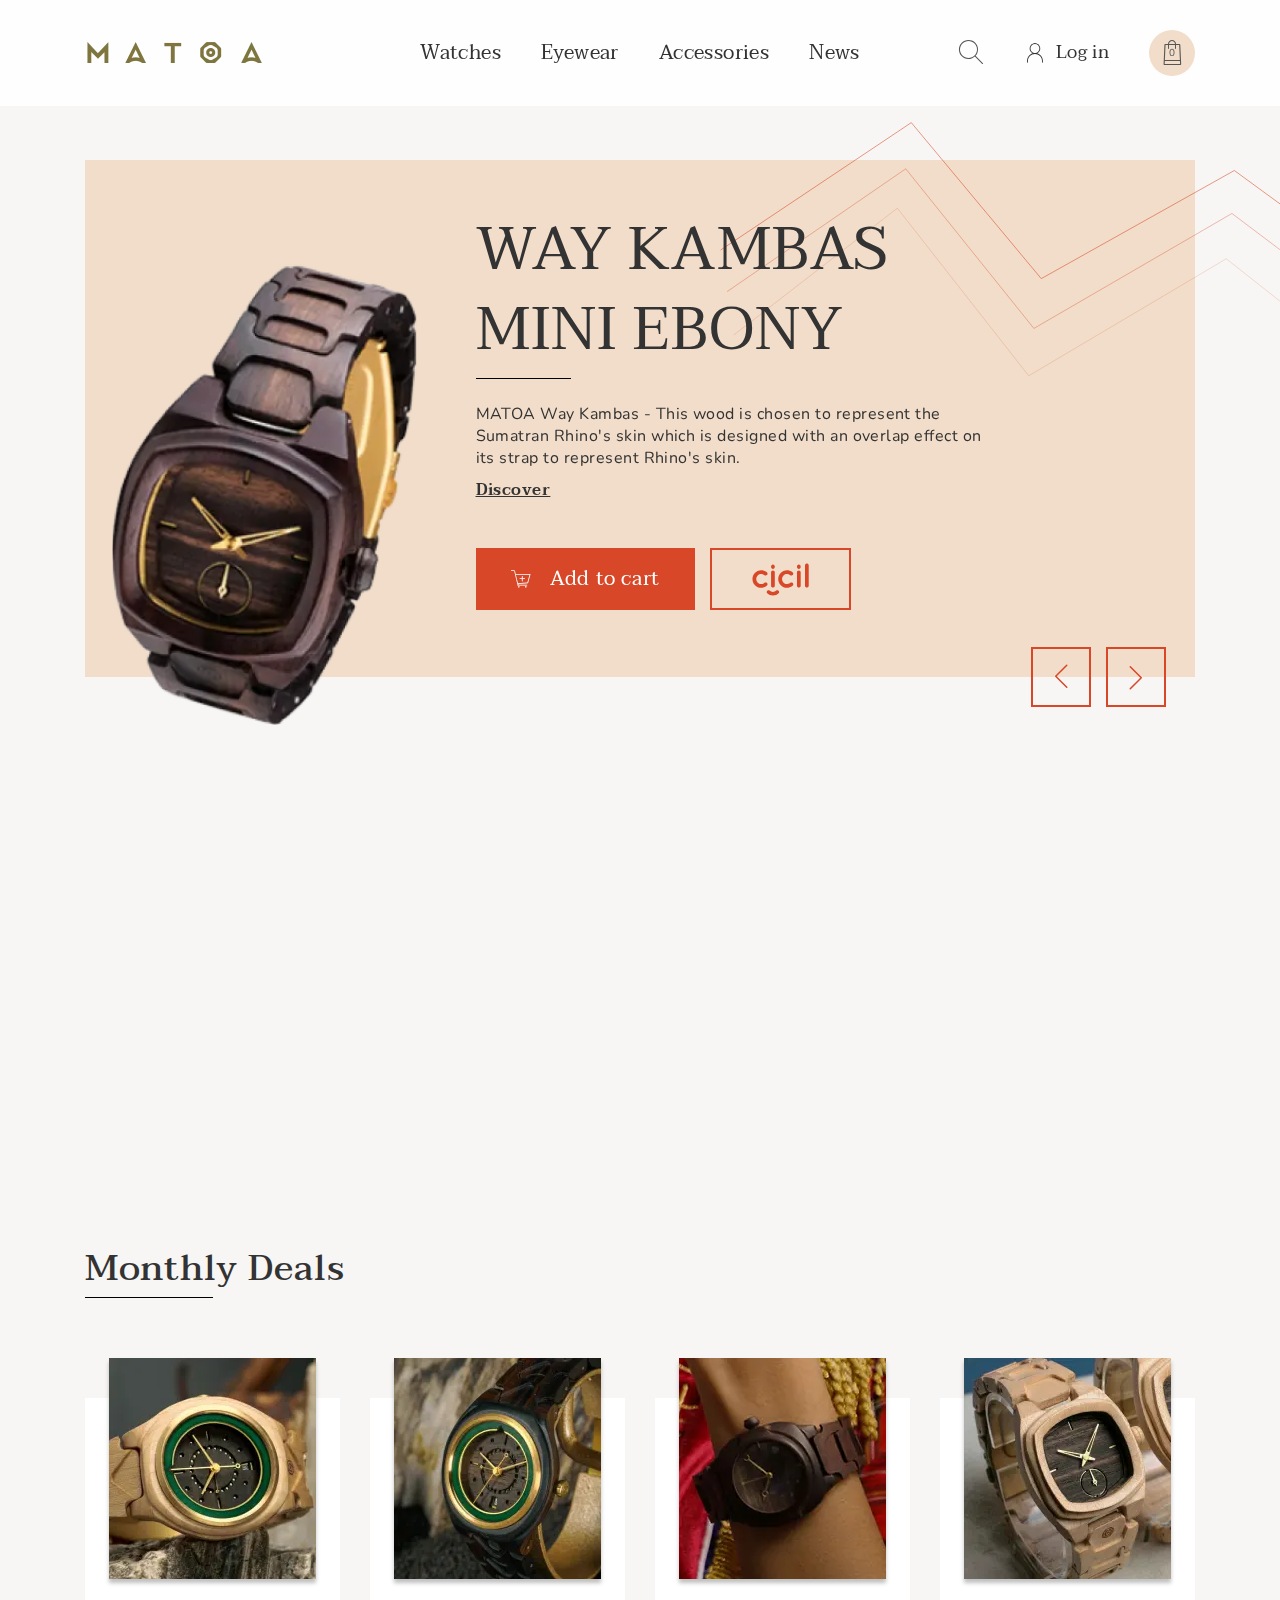
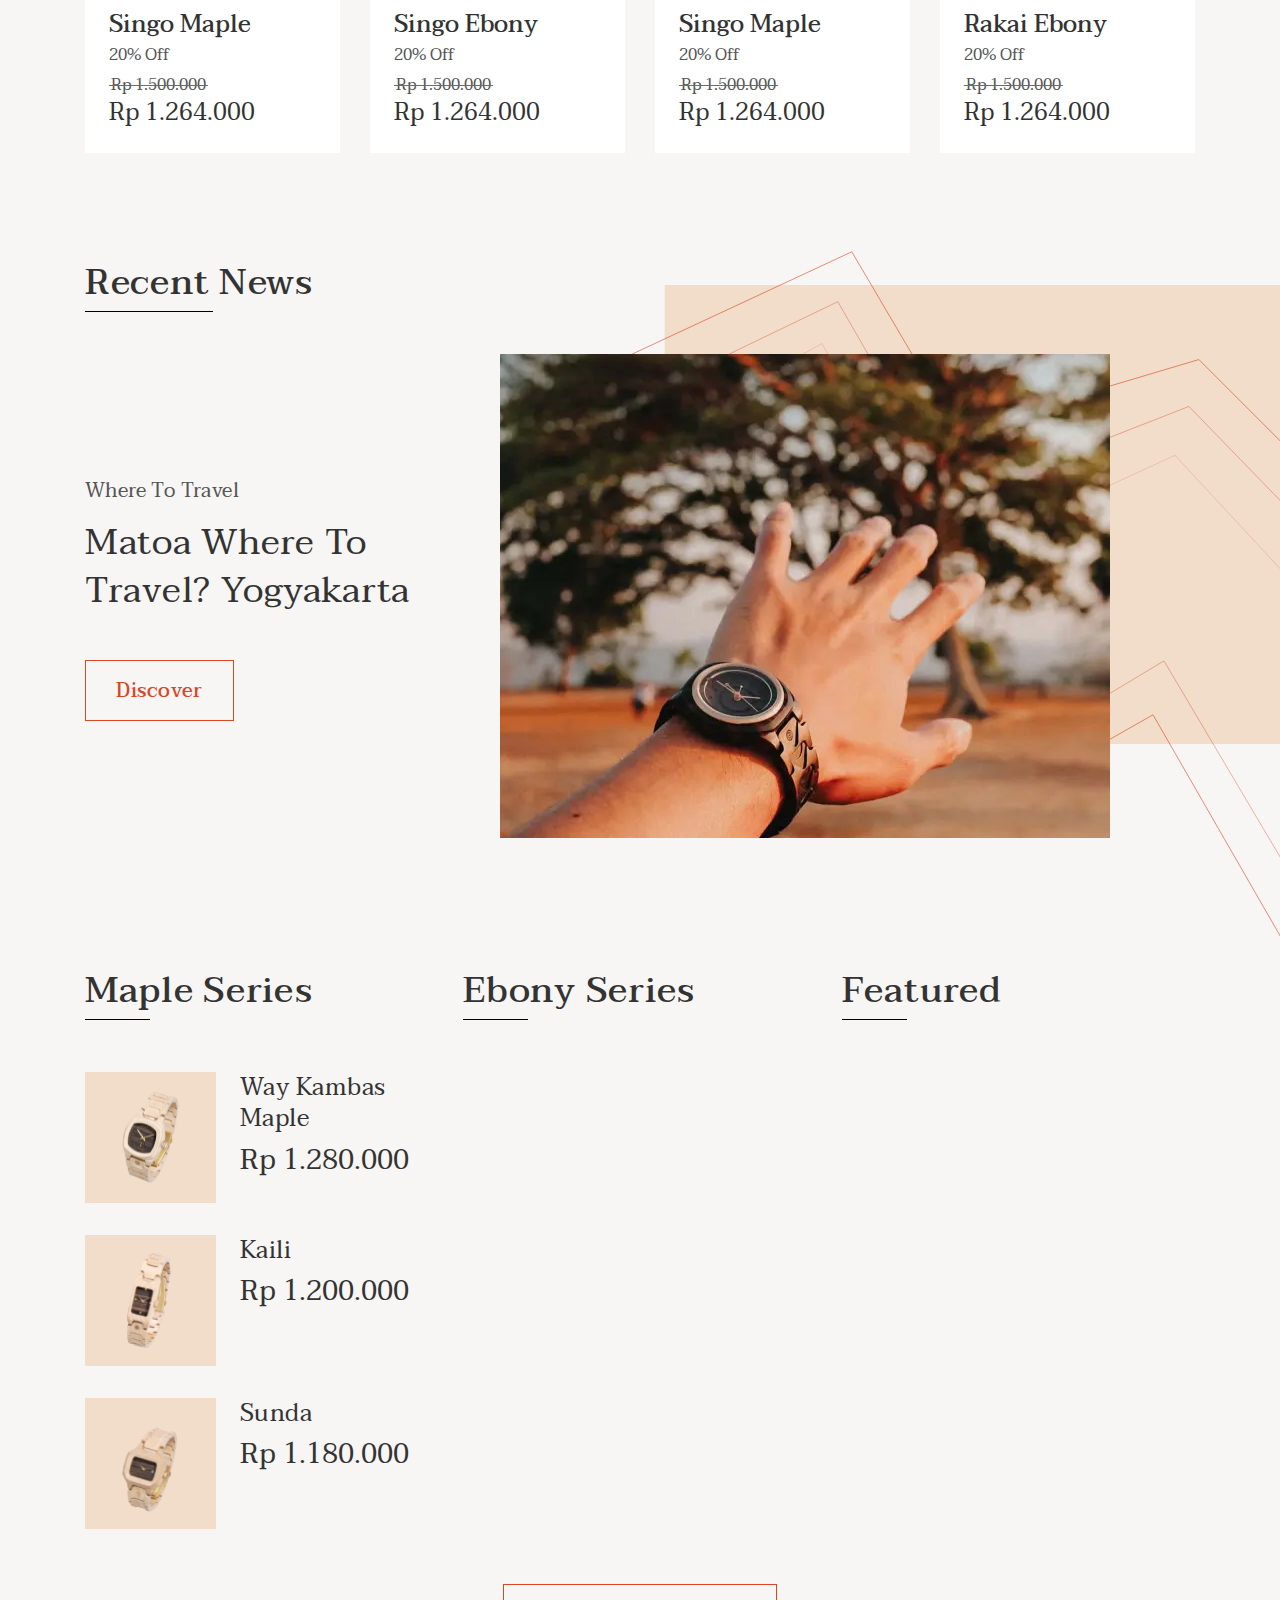
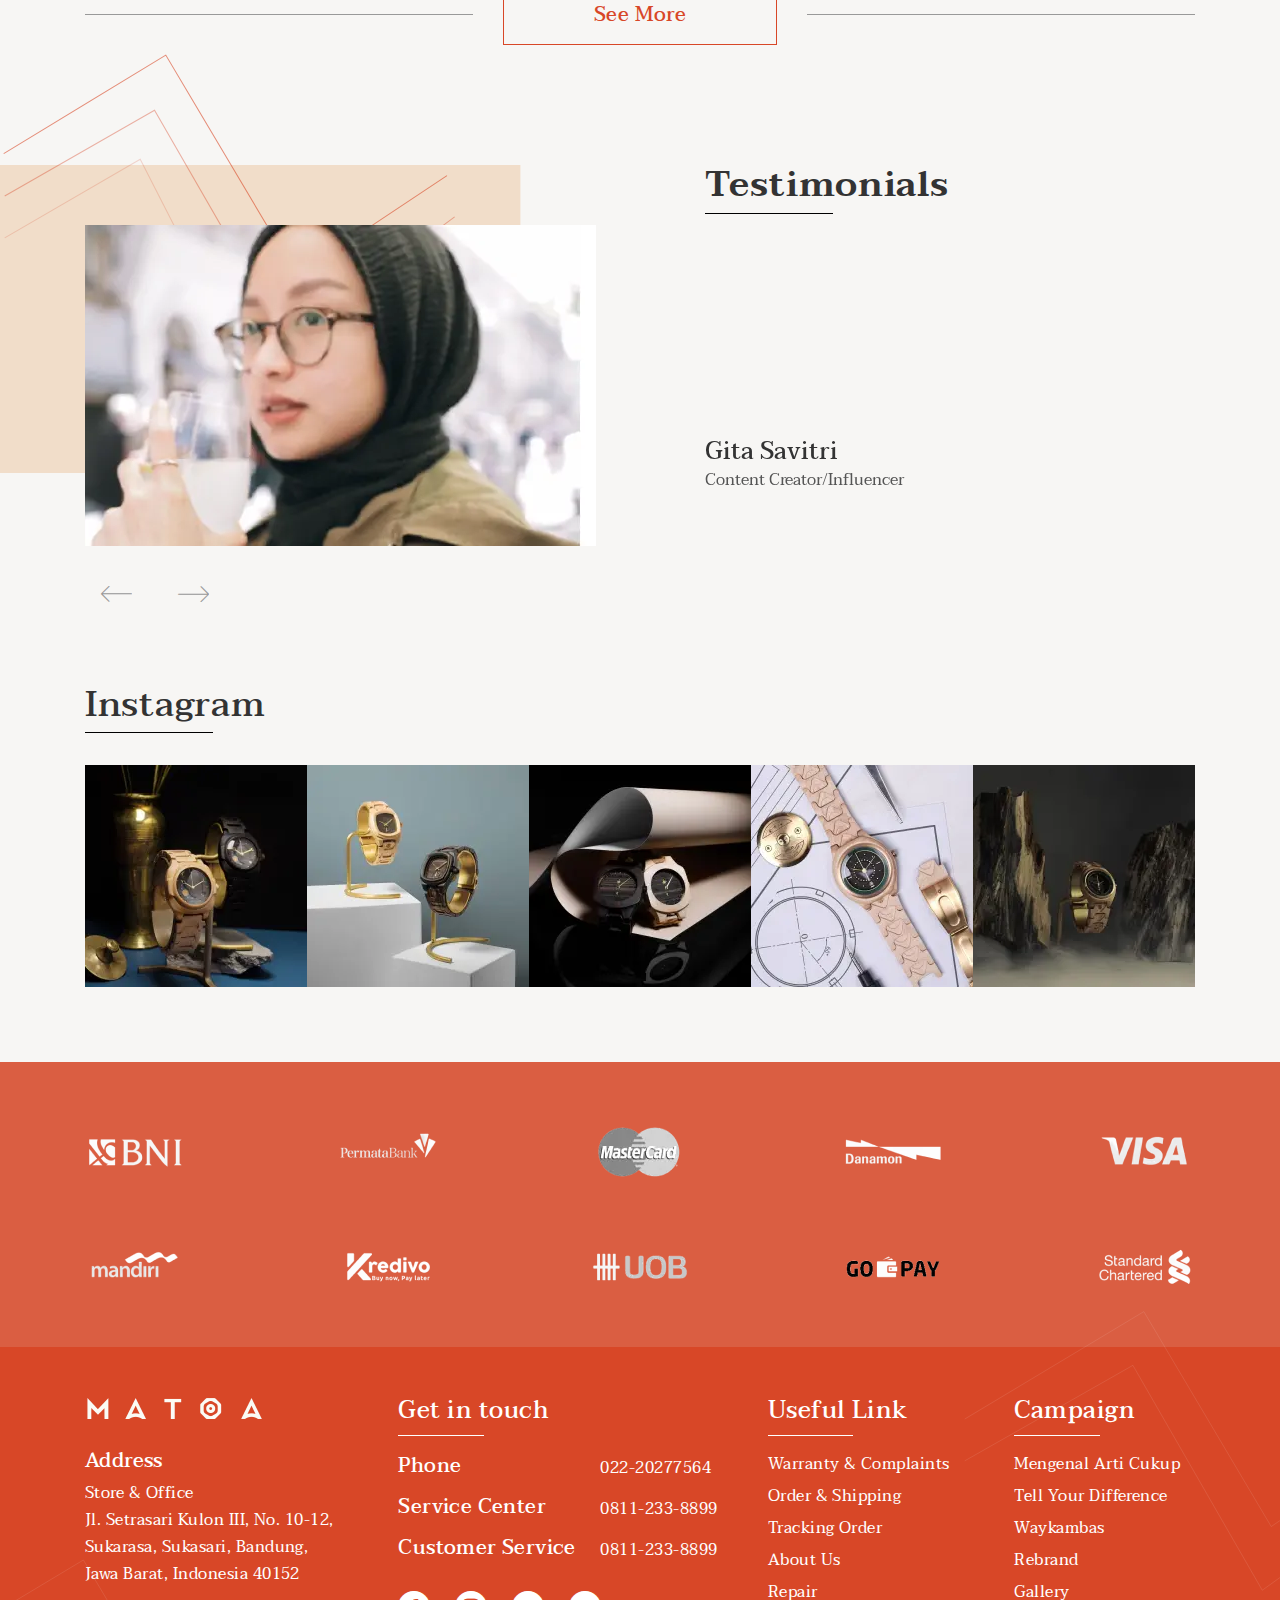
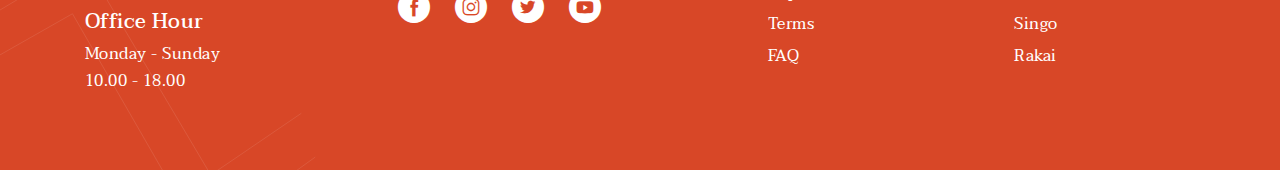
<file: index.html>
<!DOCTYPE html>
<html lang="en">

<head>
	<title>Matoa</title>
	<meta charset="UTF-8">
	<meta name="format-detection" content="telephone=no">
	<link rel="preconnect" href="https://fonts.googleapis.com">
	<link rel="preconnect" href="https://fonts.gstatic.com" crossorigin>
	<link href="https://fonts.googleapis.com/css2?family=Nunito:wght@300;400&family=Taviraj:wght@300;400;500;600;700&display=swap&_v=20230112195551" rel="stylesheet">
	<!-- <style>body{opacity: 0;}</style> -->
	<link rel="stylesheet" href="css/style.min.css?_v=20230112195551">
	<!-- <meta name="robots" content="noindex, nofollow"> -->
	<meta name="viewport" content="width=device-width, initial-scale=1.0">
</head>

<body>
	<div class="wrapper">
		<header class="header " data-lp>
			<div class="header__container">
				<a target="_blank" href="index.html" class="header__logo"><picture><source srcset="img/logo.webp" type="image/webp"><img src="img/logo.png" alt=""></picture></a>
				<div class="header__menu menu">
					<nav class="menu__body">
						<ul class="menu__list">
							<li class="menu__item"><a target="_blank" href="product.html" class="menu__link">Watches</a></li>
							<li class="menu__item"><a target="_blank" href="product.html" class="menu__link">Eyewear</a></li>
							<li class="menu__item"><a target="_blank" href="product.html" class="menu__link">Accessories</a></li>
							<li class="menu__item"><a target="_blank" href="product.html" class="menu__link">News</a></li>
						</ul>
					</nav>
				</div>
				<div class="header__actions actions-header">
					<a data-popup="#search" href="" class="actions-header__search _icon-search"></a>
					<a class="actions-header__login _icon-user" href="#">Log in</a>
					<a data-popup="#cart" class="actions-header__cart _icon-cart" href="#"><span>0</span></a>
					<button type="button" class="icon-menu"><span></span></button>
				</div>
			</div>
		</header>
		<main class="page">
			<section class="page__main-slider main-slider">
				<div class="main-slider__container">
					<!-- Оболонка слайдера -->
					<div class="main-slider__slider swiper">
						<!-- Частина слайдера, що рухається -->
						<div class="main-slider__wrapper swiper-wrapper">
							<!-- Слайд -->
							<div class="main-slider__slide slide-main-slider swiper-slide">
								<div data-da=".slide-main-slider__body_1, 767.98, 1" class="slide-main-slider__image-ibg_contain">
									<picture><source srcset="img/main-slider/slider/image.webp" type="image/webp"><img src="img/main-slider/slider/image.png" alt="image"></picture>
								</div>
								<div class="slide-main-slider__body slide-main-slider__body_1">
									<h2 class="slide-main-slider__title">WAY KAMBAS MINI EBONY</h2>
									<div class="slide-main-slider__text text">MATOA Way Kambas - This wood is chosen to represent
										the Sumatran Rhino's skin which is designed with an overlap effect on its strap to
										represent Rhino's skin.</div>
									<a href="" class="slide-main-slider__more">Discover</a>
									<div class="slide-main-slider__action">
										<button data-ripple type="button" class="slide-main-slider__button button button_cart"><span class="_icon-cart-plus">Add
												to cart</span></button>
										<a href="" class="slide-main-slider__button border-button border-button_cicil">
											<img src="img/icons/cicil.svg" alt="cicil">
										</a>
									</div>
								</div>
							</div>
							<!-- Слайд -->
							<div class="main-slider__slide slide-main-slider swiper-slide">
								<div data-da=".slide-main-slider__body_2, 767.98, 1" class="slide-main-slider__image-ibg_contain">
									<picture><source srcset="img/main-slider/slider/image.webp" type="image/webp"><img src="img/main-slider/slider/image.png" alt="image"></picture>
								</div>
								<div class="slide-main-slider__body slide-main-slider__body_2">
									<h2 class="slide-main-slider__title">WAY KAMBAS MINI EBONY</h2>
									<div class="slide-main-slider__text text">MATOA Way Kambas - This wood is chosen to represent
										the Sumatran Rhino's skin which is designed with an overlap effect on its strap to
										represent Rhino's skin. MATOA Way Kambas - This wood is chosen to represent the Sumatran
										Rhino's skin which is designed with an overlap effect on its strap to represent Rhino's
										skin.MATOA Way Kambas - This wood is chosen to represent the Sumatran Rhino's skin which
										is designed with an overlap effect on its strap to represent Rhino's skin. MATOA Way
										Kambas - This wood is chosen to represent the Sumatran Rhino's skin which is designed with
										an overlap effect on its strap to represent Rhino's skin.</div>
									<a href="" class="slide-main-slider__more">Discover</a>
									<div class="slide-main-slider__action">
										<button data-ripple type="button" class="slide-main-slider__button button button_cart"><span class="_icon-cart-plus">Add
												to cart</span></button>
										<a href="" class="slide-main-slider__button border-button border-button_cicil">
											<img src="img/icons/cicil.svg" alt="cicil">
										</a>
									</div>
								</div>
							</div>
						</div>
						<!-- Якщо потрібна навігація (ліворуч/праворуч) -->
						<div class="main-slider__arrows">
							<button type="button" class="main-slider__arrow swiper-button-prev _icon-arrow-slider"></button>
							<button type="button" class="main-slider__arrow swiper-button-next _icon-arrow-slider"></button>
						</div>
					</div>
				</div>
			</section>
			<div data-watch data-watch-threshold="0.3" class="page__discover-now discover-now">
				<div class="discover-now__container">
					<article class="discover-now__item item-discover-now">
						<h3 class="item-discover-now__title">Luxurious <span>Eyewear</span></h3>
						<div class="item-discover-now__body">
							<div class="item-discover-now__text">See the beauty of exotic world with the luxurious glasses
							</div>
							<a href="" class="item-discover-now__link">Discover Now</a>
							<div class="item-discover-now__image">
								<picture><source srcset="img/discover-now/01.webp" type="image/webp"><img src="img/discover-now/01.jpg" alt="Image"></picture>
							</div>
						</div>
					</article>
					<article class="discover-now__item item-discover-now">
						<h3 class="item-discover-now__title">Comfortable <span>Watches</span></h3>
						<div class="item-discover-now__body">
							<div class="item-discover-now__text">Feels the balancing function and beauty in our wooden watches
							</div>
							<a href="" class="item-discover-now__link">Discover Now</a>
							<div class="item-discover-now__image">
								<picture><source srcset="img/discover-now/02.webp" type="image/webp"><img src="img/discover-now/02.jpg" alt="Image"></picture>
							</div>
						</div>

					</article>
				</div>
			</div>
			<section class="page__monthly-deals monthly-deals">
				<div class="monthly-deals__container">
					<h2 class="monthly-deals__title title">Monthly Deals</h2>
					<div class="monthly-deals__items">
						<article class="monthly-deals__item item-monthly-deal">
							<a target="_blank" href="product.html" class="item-monthly-deal__image-ibg">
								<picture><source srcset="img/monthly-deals/01.webp" type="image/webp"><img src="img/monthly-deals/01.jpg" alt="Image"></picture>
							</a>
							<div class="item-monthly-deal__body">
								<h4 class="item-monthly-deal__title">
									<a target="_blank" href="product.html" class="item-monthly-deal__link-title">Singo
										Maple</a>
								</h4>
								<div class="item-monthly-deal__sale">20% Off</div>
								<div class="item-monthly-deal__price item-monthly-deal__price_old">Rp 1.500.000</div>
								<div class="item-monthly-deal__price">Rp 1.264.000</div>

								<div class="item-monthly-deal__hidden">
									<div class="item-monthly-deal__actions">
										<button class="item-monthly-deal__favorite _icon-favorite" type="button"></button>
										<button class="item-monthly-deal__cart button button_small" type="button">Add to
											cart</button>
									</div>
								</div>
							</div>
						</article>
						<article class="monthly-deals__item item-monthly-deal">
							<a target="_blank" href="product.html" class="item-monthly-deal__image-ibg">
								<picture><source srcset="img/monthly-deals/02.webp" type="image/webp"><img src="img/monthly-deals/02.jpg" alt="Image"></picture>
							</a>
							<div class="item-monthly-deal__body">
								<h4 class="item-monthly-deal__title">
									<a target="_blank" href="product.html" class="item-monthly-deal__link-title">Singo
										Ebony</a>
								</h4>
								<div class="item-monthly-deal__sale">20% Off</div>
								<div class="item-monthly-deal__price item-monthly-deal__price_old">Rp 1.500.000</div>
								<div class="item-monthly-deal__price">Rp 1.264.000</div>

								<div class="item-monthly-deal__hidden">
									<div class="item-monthly-deal__actions">
										<button class="item-monthly-deal__favorite _icon-favorite" type="button"></button>
										<button class="item-monthly-deal__cart button button_small" type="button">Add to
											cart</button>
									</div>
								</div>
							</div>
						</article>
						<article class="monthly-deals__item item-monthly-deal">
							<a target="_blank" href="product.html" class="item-monthly-deal__image-ibg">
								<picture><source srcset="img/monthly-deals/03.webp" type="image/webp"><img src="img/monthly-deals/03.jpg" alt="Image"></picture>
							</a>
							<div class="item-monthly-deal__body">
								<h4 class="item-monthly-deal__title">
									<a target="_blank" href="product.html" class="item-monthly-deal__link-title">Singo
										Maple</a>
								</h4>
								<div class="item-monthly-deal__sale">20% Off</div>
								<div class="item-monthly-deal__price item-monthly-deal__price_old">Rp 1.500.000</div>
								<div class="item-monthly-deal__price">Rp 1.264.000</div>

								<div class="item-monthly-deal__hidden">
									<div class="item-monthly-deal__actions">
										<button class="item-monthly-deal__favorite _icon-favorite" type="button"></button>
										<button class="item-monthly-deal__cart button button_small" type="button">Add to
											cart</button>
									</div>
								</div>
							</div>
						</article>
						<article class="monthly-deals__item item-monthly-deal">
							<a target="_blank" href="product.html" class="item-monthly-deal__image-ibg">
								<picture><source srcset="img/monthly-deals/04.webp" type="image/webp"><img src="img/monthly-deals/04.jpg" alt="Image"></picture>
							</a>
							<div class="item-monthly-deal__body">
								<h4 class="item-monthly-deal__title">
									<a target="_blank" href="product.html" class="item-monthly-deal__link-title">Rakai
										Ebony</a>
								</h4>
								<div class="item-monthly-deal__sale">20% Off</div>
								<div class="item-monthly-deal__price item-monthly-deal__price_old">Rp 1.500.000</div>
								<div class="item-monthly-deal__price">Rp 1.264.000</div>

								<div class="item-monthly-deal__hidden">
									<div class="item-monthly-deal__actions">
										<button class="item-monthly-deal__favorite _icon-favorite" type="button"></button>
										<button class="item-monthly-deal__cart button button_small" type="button">Add to
											cart</button>
									</div>
								</div>
							</div>
						</article>
					</div>
				</div>
			</section>
			<section class="page__resent-news resent-news">
				<div class="resent-news__container">
					<h2 class="resent-news__title title">Recent News</h2>
					<div class="resent-news__body">
						<div class="resent-news__content">
							<div class="resent-news__label">Where To Travel</div>
							<div class="resent-news__sub-title">Matoa Where To Travel? Yogyakarta</div>
							<a href="" class="resent-news__button border-button">Discover</a>
						</div>
						<div class="resent-news__image">
							<picture><source srcset="img/recent-news/01.webp" type="image/webp"><img src="img/recent-news/01.jpg" alt="Image"></picture>
						</div>
					</div>
				</div>
			</section>
			<section class="page__collections collections">
				<div class="collections__container">
					<div class="collections__body">
						<div class="collections__column">
							<h3 class="collections__title title title_small">Maple Series</h3>
							<div id="cat-01" class="collections__items"></div>
						</div>
						<div class="collections__column">
							<h3 class="collections__title title title_small">Ebony Series</h3>
							<div id="cat-02" class="collections__items"></div>
						</div>
						<div class="collections__column">
							<h3 class="collections__title title title_small">Featured</h3>
							<div id="cat-03" class="collections__items"></div>
						</div>
					</div>
					<div class="collections__footer footer-collections">
						<div class="footer-collections__body">
							<button class="footer-collections__button border-button" type="button">See More</button>
						</div>
					</div>
				</div>
			</section>
			<section class="page__testimonials testimonials">
				<div class="testimonials__container">
					<h2 class="testimonials__title title title_semibold">Testimonials</h2>
					<div class="testimonials__slider swiper">
						<div class="testimonials__wrapper swiper-wrapper">
							<div class="testimonials__slide slide-testimonial swiper-slide">
								<div class="slide-testimonial__image">
									<picture><source srcset="img/testimonials/01.webp" type="image/webp"><img src="img/testimonials/01.jpg" alt="Image"></picture>
								</div>
								<div class="slide-testimonial__content">
									<h4 class="slide-testimonial__name">Gita Savitri</h4>
									<p class="slide-testimonial__info">Content Creator/Influencer</p>
								</div>
							</div>
							<div class="testimonials__slide slide-testimonial swiper-slide">
								<div class="slide-testimonial__image">
									<picture><source srcset="img/testimonials/01.webp" type="image/webp"><img src="img/testimonials/01.jpg" alt="Image"></picture>
								</div>
								<div class="slide-testimonial__content">
									<h4 class="slide-testimonial__name">Gita Savitri</h4>
									<p class="slide-testimonial__info">Content Creator/Influencer</p>
								</div>
							</div>
						</div>
						<div class="testimonials__arrows">
							<button class="testimonials__arrow testimonials__arrow_left _icon-arrow-slider-long" type="button"></button>
							<button class="testimonials__arrow testimonials__arrow_right _icon-arrow-slider-long" type="button"></button>
						</div>
					</div>
				</div>
			</section>
			<section class="page__insta insta">
				<div class="insta__container">
					<h2 class="insta__title title">Instagram</h2>
					<div data-gallery class="insta__items">
						<a href="img/insta/01.jpg" class="insta__item">
							<div class="insta__image-ibg">
								<picture><source srcset="img/insta/01.webp" type="image/webp"><img src="img/insta/01.jpg" alt="Image"></picture>
							</div>
						</a>
						<a href="img/insta/02.jpg" class="insta__item">
							<div class="insta__image-ibg">
								<picture><source srcset="img/insta/02.webp" type="image/webp"><img src="img/insta/02.jpg" alt="Image"></picture>
							</div>
						</a>
						<a href="img/insta/03.jpg" class="insta__item">
							<div class="insta__image-ibg">
								<picture><source srcset="img/insta/03.webp" type="image/webp"><img src="img/insta/03.jpg" alt="Image"></picture>
							</div>
						</a>
						<a href="img/insta/04.jpg" class="insta__item">
							<div class="insta__image-ibg">
								<picture><source srcset="img/insta/04.webp" type="image/webp"><img src="img/insta/04.jpg" alt="Image"></picture>
							</div>
						</a>
						<a href="img/insta/05.jpg" class="insta__item">
							<div class="insta__image-ibg">
								<picture><source srcset="img/insta/05.webp" type="image/webp"><img src="img/insta/05.jpg" alt="Image"></picture>
							</div>
						</a>
					</div>
				</div>
			</section>
			<div class="page__clients clients">
				<div class="clients__container">
					<div class="clients__item">
						<picture><source srcset="img/clients/01.webp" type="image/webp"><img src="img/clients/01.png" alt="Image"></picture>
					</div>
					<div class="clients__item">
						<picture><source srcset="img/clients/02.webp" type="image/webp"><img src="img/clients/02.png" alt="Image"></picture>
					</div>
					<div class="clients__item">
						<picture><source srcset="img/clients/03.webp" type="image/webp"><img src="img/clients/03.png" alt="Image"></picture>
					</div>
					<div class="clients__item">
						<picture><source srcset="img/clients/04.webp" type="image/webp"><img src="img/clients/04.png" alt="Image"></picture>
					</div>
					<div class="clients__item">
						<picture><source srcset="img/clients/05.webp" type="image/webp"><img src="img/clients/05.png" alt="Image"></picture>
					</div>
					<div class="clients__item">
						<picture><source srcset="img/clients/06.webp" type="image/webp"><img src="img/clients/06.png" alt="Image"></picture>
					</div>
					<div class="clients__item">
						<picture><source srcset="img/clients/07.webp" type="image/webp"><img src="img/clients/07.png" alt="Image"></picture>
					</div>
					<div class="clients__item">
						<picture><source srcset="img/clients/08.webp" type="image/webp"><img src="img/clients/08.png" alt="Image"></picture>
					</div>
					<div class="clients__item">
						<picture><source srcset="img/clients/09.webp" type="image/webp"><img src="img/clients/09.png" alt="Image"></picture>
					</div>
					<div class="clients__item">
						<picture><source srcset="img/clients/10.webp" type="image/webp"><img src="img/clients/10.png" alt="Image"></picture>
					</div>
				</div>
			</div>
		</main>
		<footer data-spollers="991.98,max" class="footer">
			<div class="footer__container">
				<div class="footer__column">
					<a href="#" class="footer__logo">
						<picture><source srcset="img/logo-footer.webp" type="image/webp"><img src="img/logo-footer.png" alt=""></picture>
					</a>
					<div class="footer__blocks">
						<div class="footer__block">
							<h3 class="footer__label label-footer">Address</h3>
							<div class="footer__text">
								<p>Store & Office</p>
								<p>Jl. Setrasari Kulon III, No. 10-12,</p>
								<p>Sukarasa, Sukasari, Bandung,</p>
								<p>Jawa Barat, Indonesia 40152</p>
							</div>
						</div>
						<div class="footer__block">
							<h3 class="footer__label label-footer">Office Hour</h3>
							<div class="footer__text">
								<p>Monday - Sunday</p>
								<p>10.00 - 18.00</p>
							</div>
						</div>
					</div>
				</div>
				<div class="footer__column">
					<button type="button" data-spoller class="footer__title title title_white _icon-arrow-select">Get in
						touch</button>
					<div class="footer__contacts contacts-footer">
						<div class="contacts-footer__body">
							<div class="contacts-footer__label label-footer">Phone</div>
							<a href="tel:02220277564" class="contacts-footer__value">022-20277564</a>
							<div class="contacts-footer__label label-footer">Service Center</div>
							<a href="tel:02220277564" class="contacts-footer__value">0811-233-8899</a>
							<div class="contacts-footer__label label-footer">Customer Service</div>
							<a href="tel:02220277564" class="contacts-footer__value">0811-233-8899</a>
							<div class="footer__social social">
								<a href="#" class="social__item _icon-s-facebook"></a>
								<a href="#" class="social__item _icon-s-instagram"></a>
								<a href="#" class="social__item _icon-s-twitter"></a>
								<a href="#" class="social__item _icon-s-youtube"></a>
							</div>
						</div>
					</div>
				</div>
				<div class="footer__column">
					<button type="button" data-spoller class="footer__title title title_white _icon-arrow-select">Useful
						Link</button>
					<nav class="footer__menu menu-footer">
						<ul class="menu-footer__list">
							<li class="menu-footer__item"><a href="" class="menu-footer__link">Warranty & Complaints</a></li>
							<li class="menu-footer__item"><a href="" class="menu-footer__link">Order & Shipping</a></li>
							<li class="menu-footer__item"><a href="" class="menu-footer__link">Tracking Order</a></li>
							<li class="menu-footer__item"><a href="" class="menu-footer__link">About Us</a></li>
							<li class="menu-footer__item"><a href="" class="menu-footer__link">Repair</a></li>
							<li class="menu-footer__item"><a href="" class="menu-footer__link">Terms</a></li>
							<li class="menu-footer__item"><a href="" class="menu-footer__link">FAQ</a></li>
						</ul>
					</nav>
				</div>
				<div class="footer__column">
					<button type="button" data-spoller class="footer__title title title_white _icon-arrow-select">Campaign</button>
					<nav class="footer__menu menu-footer">
						<ul class="menu-footer__list">
							<li class="menu-footer__item"><a href="" class="menu-footer__link">Mengenal Arti Cukup</a></li>
							<li class="menu-footer__item"><a href="" class="menu-footer__link">Tell Your Difference</a></li>
							<li class="menu-footer__item"><a href="" class="menu-footer__link">Waykambas</a></li>
							<li class="menu-footer__item"><a href="" class="menu-footer__link">Rebrand</a></li>
							<li class="menu-footer__item"><a href="" class="menu-footer__link">Gallery</a></li>
							<li class="menu-footer__item"><a href="" class="menu-footer__link">Singo</a></li>
							<li class="menu-footer__item"><a href="" class="menu-footer__link">Rakai</a></li>
						</ul>
					</nav>
				</div>
			</div>
		</footer>
	</div>
	<div id="search" aria-hidden="true" class="popup popup_search">
		<div class="popup__wrapper">
			<div class="popup__content">
				<button data-close type="button" class="popup__close"></button>
				<div class="popup__text">
					<form action="#" method="get" class="seach-form">
						<div class="seach-form__title title title_small">Search</div>
						<div class="seach-form__body">
							<div class="seach-form__line">
								<input data-required autocomplete="off" type="text" name="form[]" data-error="Помилка" placeholder="Пошук" class="seach-form__input input">
							</div>
							<button type="submit" class="button _icon-search"></button>
						</div>
					</form>
				</div>
			</div>
		</div>
	</div>


	<div id="cart" aria-hidden="true" class="popup popup_cart">
		<div class="popup__wrapper">
			<div class="popup__content">
				<button data-close type="button" class="popup__close"></button>
				<div class="popup__text">
					<form action="#" class="cart">
						<div class="cart__items">
							<div class="cart__item item-cart">
								<a href="" class="item-cart__image">
									<picture><source srcset="img/product/images/preview/01.webp" type="image/webp"><img src="img/product/images/preview/01.png" alt="Image"></picture>
								</a>
								<div class="item-cart__body">
									<a href="" class="item-cart__title">Way Kambas Mini Ebony</a>
									<div class="item-cart__old-price old-price">Rp 1.280.000</div>
									<div class="item-cart__price">Rp 1.024.000</div>
									<div class="item-cart__options options-item-cart">
										<div class="options-item-cart__label">Custom Engrave</div>
										<div class="options-item-cart__value">“Happy | Birthday | from”</div>
									</div>
								</div>
								<div class="item-cart__info">
									<div class="item-cart__packaging">
										<div class="item-cart__label">Select Packaging</div>
										<select name="form[]" data-class-modif="cart">
											<option value="1" selected>Wooden Packaging (Rp 50.000)</option>
											<option value="2">Wooden Packaging (Rp 40.000)</option>
											<option value="3">Wooden Packaging (Rp 30.000)</option>
											<option value="4">Wooden Packaging (Rp 20.000)</option>
										</select>
									</div>
									<div class="item-cart__actions">
										<div data-quantity class="item-cart__quantity quantity">
											<button data-quantity-minus type="button" class="quantity__button quantity__button_minus"></button>
											<div class="quantity__input">
												<input data-quantity-value autocomplete="off" type="text" name="form[]" value="1">
											</div>
											<button data-quantity-plus type="button" class="quantity__button quantity__button_plus"></button>
										</div>
										<div class="item-cart__total">Rp 2.048.000</div>
										<button class="item-cart__delete _icon-delete"></button>
									</div>
								</div>
							</div>
							<div class="cart__item item-cart">
								<a href="" class="item-cart__image">
									<picture><source srcset="img/product/images/preview/02.webp" type="image/webp"><img src="img/product/images/preview/02.png" alt="Image"></picture>
								</a>
								<div class="item-cart__body">
									<a href="" class="item-cart__title">Way Kambas Mini Ebony</a>
									<div class="item-cart__price">Rp 1.024.000</div>
									<div class="item-cart__options options-item-cart">
										<div class="options-item-cart__label">Custom Engrave</div>
										<div class="options-item-cart__value">“Happy | Birthday | from”</div>
									</div>
								</div>
								<div class="item-cart__info">
									<div class="item-cart__packaging">
										<div class="item-cart__label">Select Packaging</div>
										<select name="form[]" data-class-modif="cart">
											<option value="1" selected>Wooden Packaging (Rp 50.000)</option>
											<option value="2">Wooden Packaging (Rp 40.000)</option>
											<option value="3">Wooden Packaging (Rp 30.000)</option>
											<option value="4">Wooden Packaging (Rp 20.000)</option>
										</select>
									</div>
									<div class="item-cart__actions">
										<div data-quantity class="item-cart__quantity quantity">
											<button data-quantity-minus type="button" class="quantity__button quantity__button_minus"></button>
											<div class="quantity__input">
												<input data-quantity-value autocomplete="off" type="text" name="form[]" value="1">
											</div>
											<button data-quantity-plus type="button" class="quantity__button quantity__button_plus"></button>
										</div>
										<div class="item-cart__total">Rp 2.048.000</div>
										<button class="item-cart__delete _icon-delete"></button>
									</div>
								</div>
							</div>
						</div>
						<div class="cart__footer">
							<div class="cart__promo promo-cart">
								<label for="p-1" class="promo-cart__label">Kode Promo</label>
								<div class="promo-cart__line">
									<input id="p-1" autocomplete="off" type="text" name="promo" class="promo-cart__input">
								</div>
								<div class="promo-cart__info">35% OFF</div>
							</div>
							<div class="cart__total total-cart">
								<div class="total-cart__label">Total</div>
								<div class="total-cart__value">
									<div class="total-cart__old-price old-price">Rp 3.312.000</div>
									<div class="total-cart__price">Rp 2.152.000</div>
								</div>
							</div>
						</div>
						<button type="submit" class="cart__button button">Checkout</button>
					</form>
				</div>
			</div>
		</div>
	</div>
	<script src="js/app.min.js?_v=20230112195551"></script>
</body>

</html>
</file>
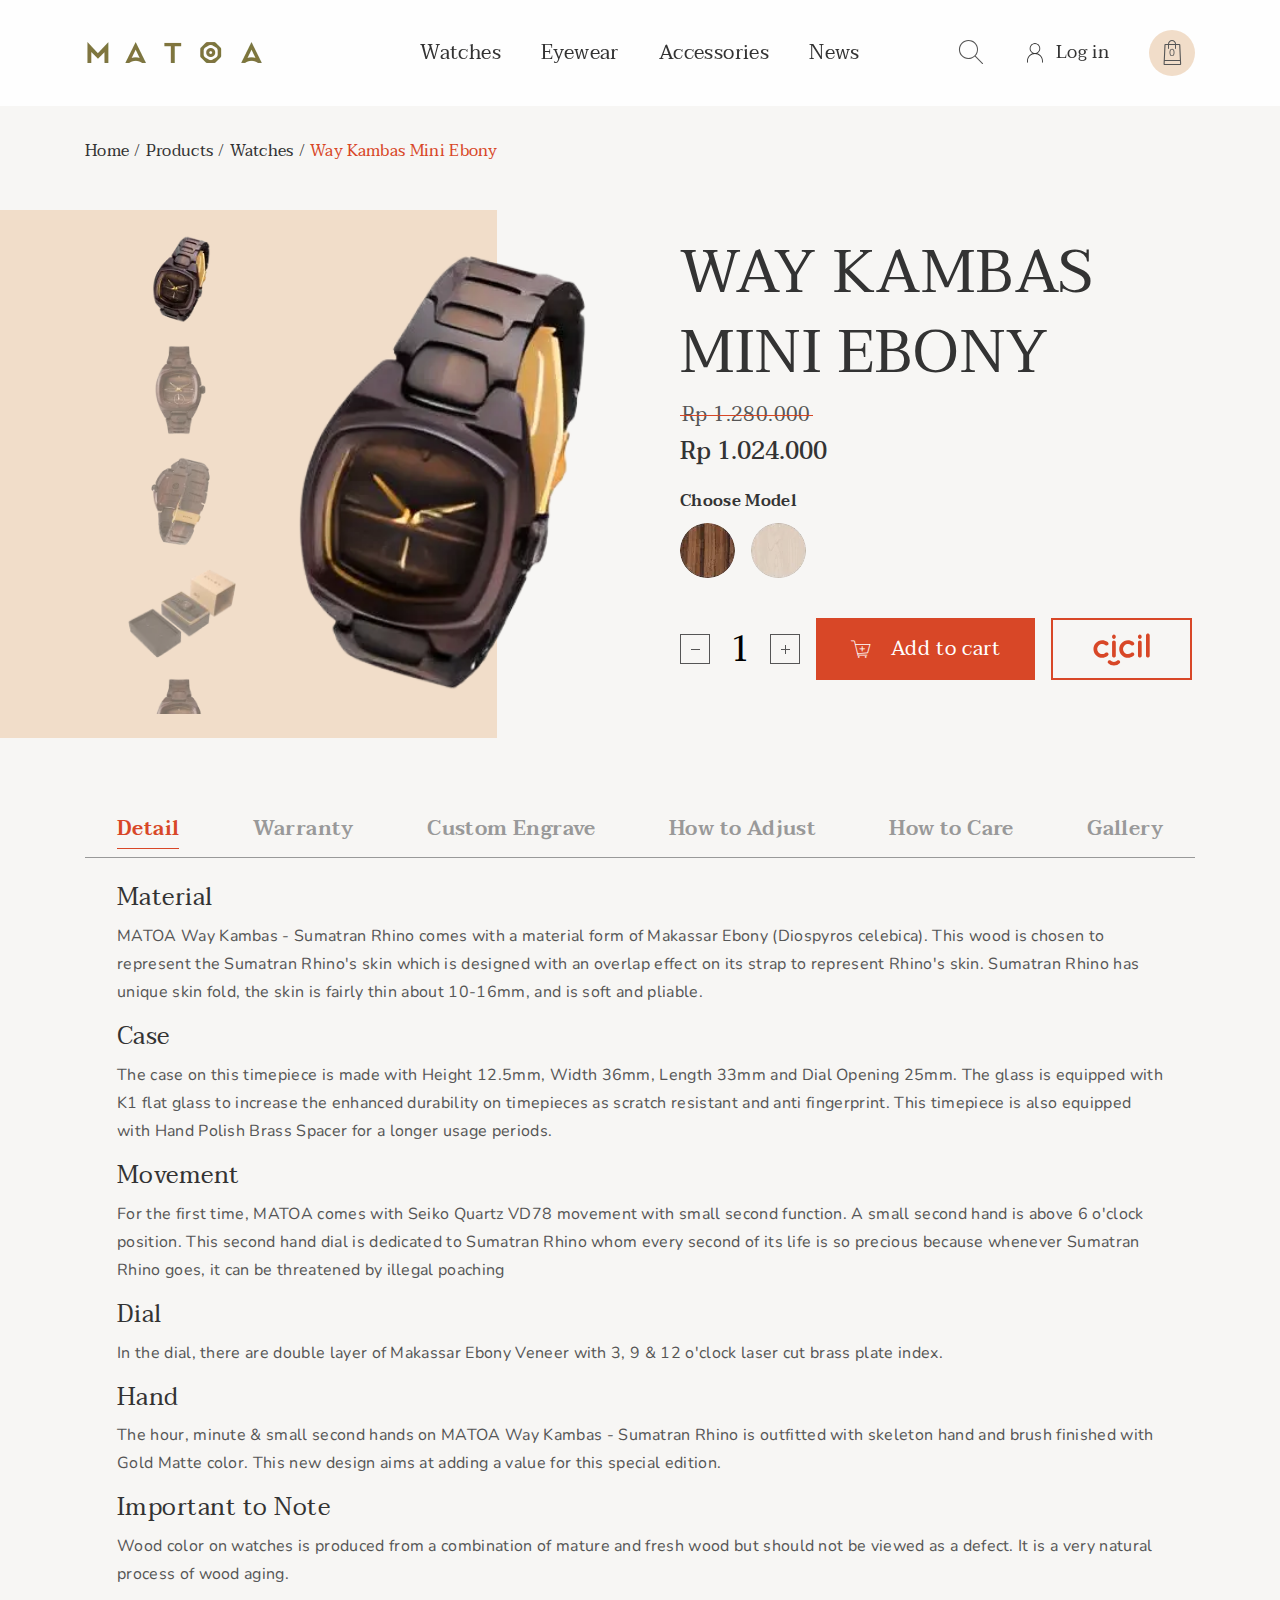
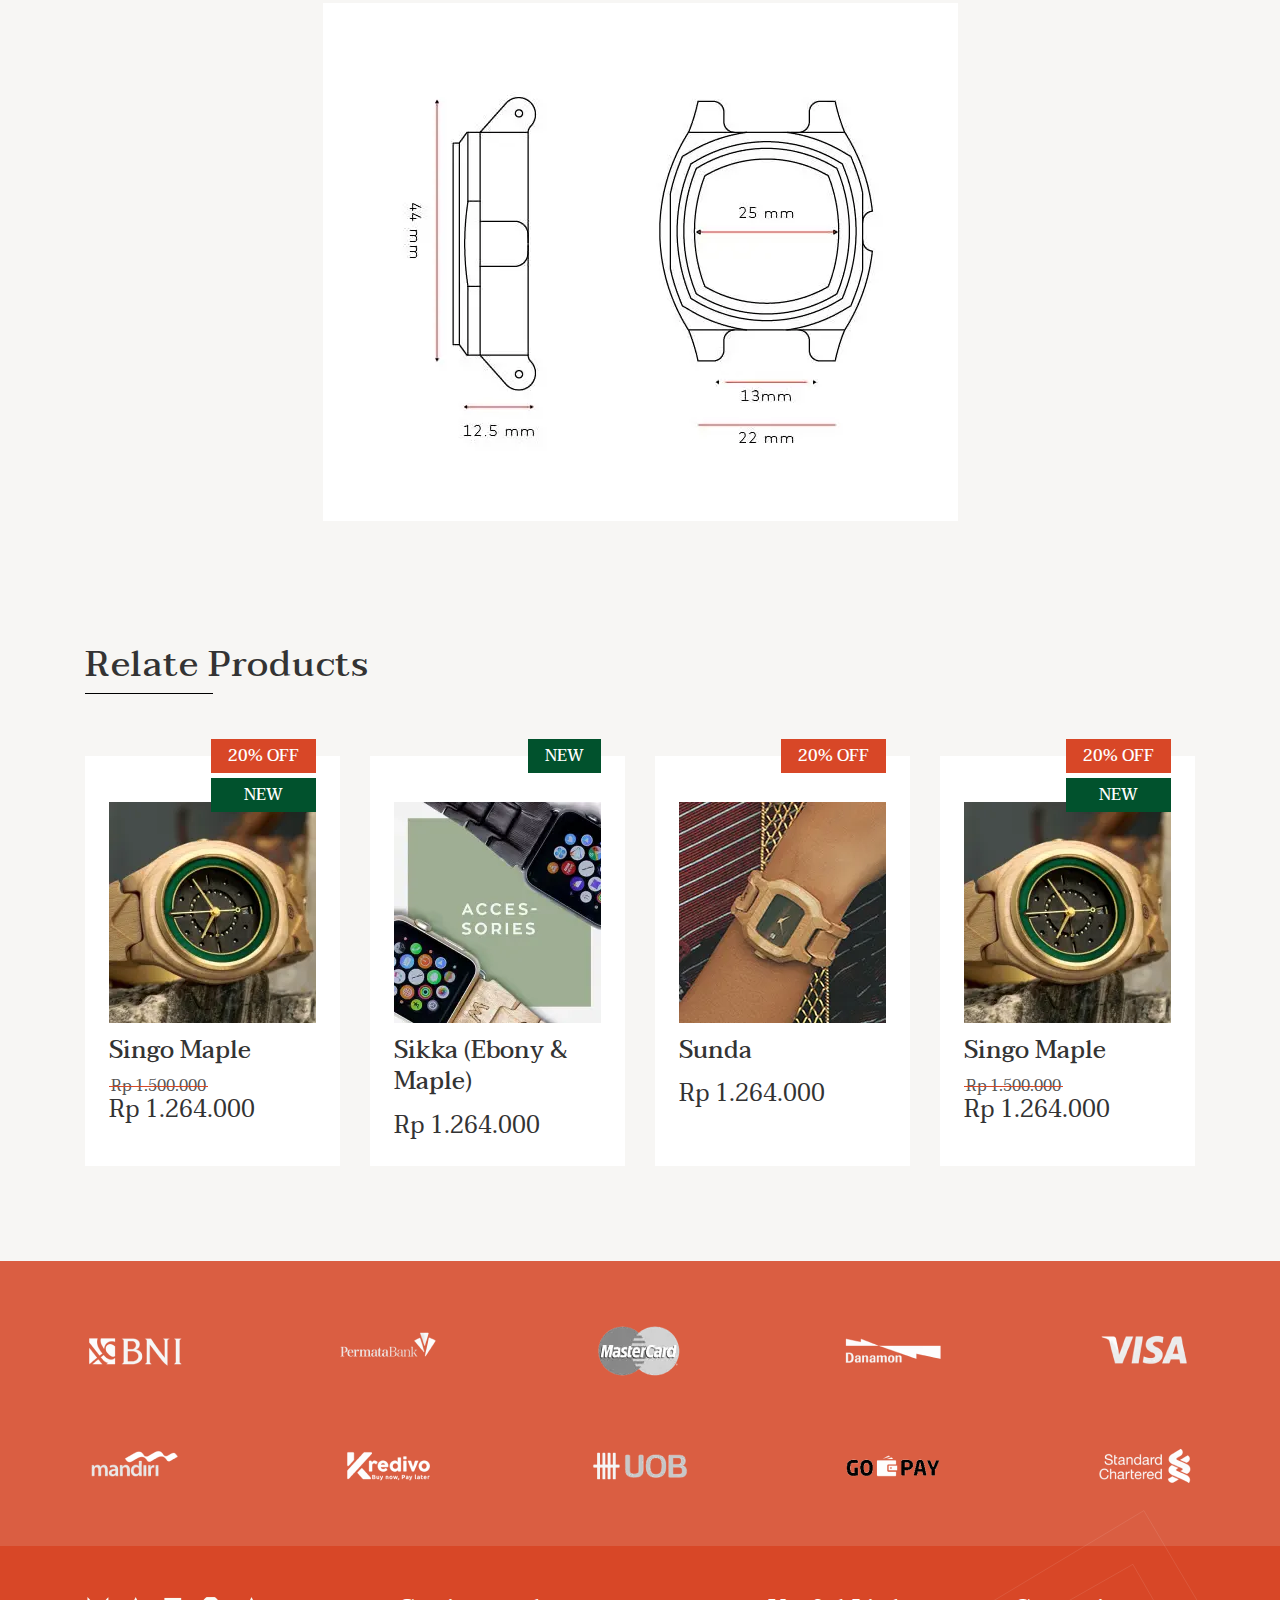
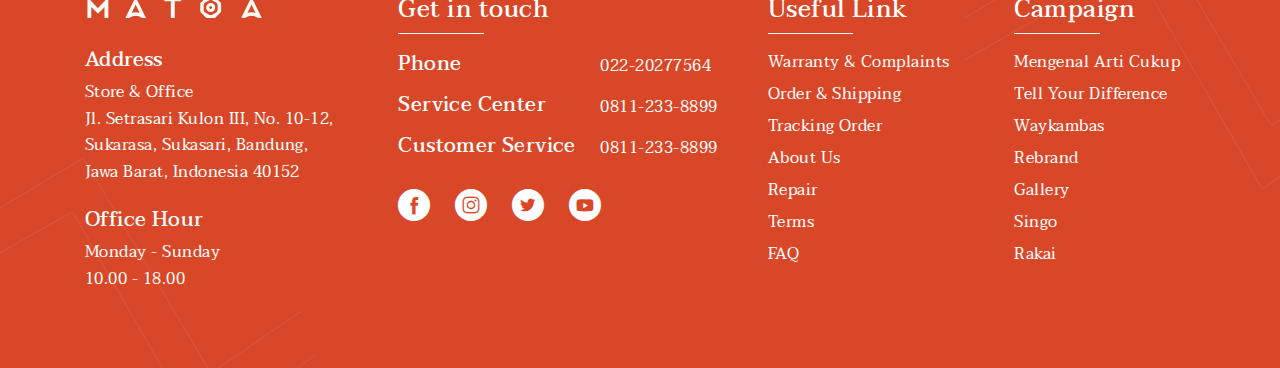
<file: product.html>
<!DOCTYPE html>
<html lang="en">

<head>
	<title>Product Page</title>
	<meta charset="UTF-8">
	<meta name="format-detection" content="telephone=no">
	<link rel="preconnect" href="https://fonts.googleapis.com">
	<link rel="preconnect" href="https://fonts.gstatic.com" crossorigin>
	<link href="https://fonts.googleapis.com/css2?family=Nunito:wght@300;400&family=Taviraj:wght@300;400;500;600;700&display=swap&_v=20230112195551" rel="stylesheet">
	<!-- <style>body{opacity: 0;}</style> -->
	<link rel="stylesheet" href="css/style.min.css?_v=20230112195551">
	<!-- <meta name="robots" content="noindex, nofollow"> -->
	<meta name="viewport" content="width=device-width, initial-scale=1.0">
</head>

<body>
	<div class="wrapper">
		<header class="header " data-lp>
			<div class="header__container">
				<a target="_blank" href="index.html" class="header__logo"><picture><source srcset="img/logo.webp" type="image/webp"><img src="img/logo.png" alt=""></picture></a>
				<div class="header__menu menu">
					<nav class="menu__body">
						<ul class="menu__list">
							<li class="menu__item"><a target="_blank" href="product.html" class="menu__link">Watches</a></li>
							<li class="menu__item"><a target="_blank" href="product.html" class="menu__link">Eyewear</a></li>
							<li class="menu__item"><a target="_blank" href="product.html" class="menu__link">Accessories</a></li>
							<li class="menu__item"><a target="_blank" href="product.html" class="menu__link">News</a></li>
						</ul>
					</nav>
				</div>
				<div class="header__actions actions-header">
					<a data-popup="#search" href="" class="actions-header__search _icon-search"></a>
					<a class="actions-header__login _icon-user" href="#">Log in</a>
					<a data-popup="#cart" class="actions-header__cart _icon-cart" href="#"><span>0</span></a>
					<button type="button" class="icon-menu"><span></span></button>
				</div>
			</div>
		</header>
		<main class="product">
			<nav class="product__breadcrumbs breadcrumbs">
				<div class="breadcrumbs__container">
					<ul class="breadcrumbs__list">
						<li class="breadcrumbs__item">
							<a href="#" class="breadcrumbs__link">Home</a>
						</li>
						<li class="breadcrumbs__item">
							<a href="#" class="breadcrumbs__link">Products</a>
						</li>
						<li class="breadcrumbs__item">
							<a href="#" class="breadcrumbs__link">Watches</a>
						</li>
						<li class="breadcrumbs__item">
							<span class="breadcrumbs__current">Way Kambas Mini Ebony</span>
						</li>
					</ul>
				</div>
			</nav>
			<section class="product__body body-product">
				<div class="body-product__container">
					<div class="body-product__images">
						<div class="images-product">
							<div class="images-product__slider swiper">
								<div class="images-product__wrapper swiper-wrapper">
									<div class="images-product__slide swiper-slide">
										<picture><source srcset="img/product/images/01.webp" type="image/webp"><img src="img/product/images/01.png" alt="Image"></picture>
									</div>
									<div class="images-product__slide swiper-slide">
										<picture><source srcset="img/product/images/02.webp" type="image/webp"><img src="img/product/images/02.png" alt="Image"></picture>
									</div>
									<div class="images-product__slide swiper-slide">
										<picture><source srcset="img/product/images/03.webp" type="image/webp"><img src="img/product/images/03.png" alt="Image"></picture>
									</div>
									<div class="images-product__slide swiper-slide">
										<picture><source srcset="img/product/images/04.webp" type="image/webp"><img src="img/product/images/04.png" alt="Image"></picture>
									</div>
									<div class="images-product__slide swiper-slide">
										<picture><source srcset="img/product/images/02.webp" type="image/webp"><img src="img/product/images/02.png" alt="Image"></picture>
									</div>
								</div>
							</div>
						</div>
						<div class="images-preview">
							<div class="images-preview__slider swiper">
								<div class="images-preview__wrapper swiper-wrapper">
									<div class="images-preview__slide swiper-slide">
										<picture><source srcset="img/product/images/preview/01.webp" type="image/webp"><img src="img/product/images/preview/01.png" alt="Image"></picture>
									</div>
									<div class="images-preview__slide swiper-slide">
										<picture><source srcset="img/product/images/preview/02.webp" type="image/webp"><img src="img/product/images/preview/02.png" alt="Image"></picture>
									</div>
									<div class="images-preview__slide swiper-slide">
										<picture><source srcset="img/product/images/preview/03.webp" type="image/webp"><img src="img/product/images/preview/03.png" alt="Image"></picture>
									</div>
									<div class="images-preview__slide swiper-slide">
										<picture><source srcset="img/product/images/preview/04.webp" type="image/webp"><img src="img/product/images/preview/04.png" alt="Image"></picture>
									</div>
									<div class="images-preview__slide swiper-slide">
										<picture><source srcset="img/product/images/preview/02.webp" type="image/webp"><img src="img/product/images/preview/02.png" alt="Image"></picture>
									</div>
								</div>
							</div>
						</div>

					</div>
					<form action="#" class="body-product__content">
						<h1 data-da=".body-product__container,1140,first" class="body-product__title">WAY KAMBAS MINI EBONY
						</h1>
						<div class="body-product__price price-product">
							<div class="price-product__old">Rp 1.280.000</div>
							<div class="price-product__value">Rp 1.024.000</div>
						</div>
						<div class="body-product__model model-product">
							<div class="model-product__label">Choose Model</div>
							<div class="model-product__options">
								<div class="model-product__option option-product">
									<input checked id="o-1" type="radio" name="model" class="option-product__input" value="1">
									<label for="o-1" class="option-product__label">
										<picture><source srcset="img/product/models/01.webp" type="image/webp"><img src="img/product/models/01.jpg" alt="Model #1"></picture>
									</label>
								</div>
								<div class="model-product__option option-product">
									<input id="o-2" type="radio" name="model" class="option-product__input" value="2">
									<label for="o-2" class="option-product__label">
										<picture><source srcset="img/product/models/02.webp" type="image/webp"><img src="img/product/models/02.jpg" alt="Model #2"></picture>
									</label>
								</div>
							</div>
						</div>
						<div class="body-product__actions">
							<div data-quantity class="body-product__quantity quantity">
								<button data-quantity-minus type="button" class="quantity__button quantity__button_minus"></button>
								<div class="quantity__input">
									<input data-quantity-value autocomplete="off" type="text" name="form[]" value="1">
								</div>
								<button data-quantity-plus type="button" class="quantity__button quantity__button_plus"></button>
							</div>
							<button type="button" class="body-product__add-to-cart button button_cart"><span class="_icon-cart-plus">Add to cart</span></button>
							<button type="button" class="body-product__cicil border-button border-button_cicil">
								<img src="img/icons/cicil.svg" alt="cicil">
							</button>
						</div>
					</form>
				</div>
			</section>
			<section class="product__info info-product">
				<div class="info-product__container">
					<div data-tabs class="info-product__tabs">
						<nav data-tabs-titles class="info-product__navigation">
							<button type="button" class="info-product__title _tab-active">Detail</button>
							<button type="button" class="info-product__title">Warranty</button>
							<button type="button" class="info-product__title">Custom Engrave</button>
							<button type="button" class="info-product__title">How to Adjust</button>
							<button type="button" class="info-product__title">How to Care</button>
							<button type="button" class="info-product__title">Gallery</button>
						</nav>
						<div data-tabs-body class="info-product__content">
							<div class="info-product__body">
								<h4 class="info-product__label">Material</h4>
								<div class="info-product__text">
									<p>MATOA Way Kambas - Sumatran Rhino comes with a material form of Makassar Ebony (Diospyros
										celebica). This wood is chosen to represent the Sumatran Rhino's skin which is designed
										with an overlap effect on its strap to represent Rhino's skin. Sumatran Rhino has unique
										skin fold, the skin is fairly thin about 10-16mm, and is soft and pliable.</p>
								</div>
								<h4 class="info-product__label">Case</h4>
								<div class="info-product__text">
									<p>The case on this timepiece is made with Height 12.5mm, Width 36mm, Length 33mm and Dial
										Opening 25mm. The glass is equipped with K1 flat glass to increase the enhanced durability
										on timepieces as scratch resistant and anti fingerprint. This timepiece is also equipped
										with Hand Polish Brass Spacer for a longer usage periods.</p>
								</div>
								<h4 class="info-product__label">Movement</h4>
								<div class="info-product__text">
									<p>For the first time, MATOA comes with Seiko Quartz VD78 movement with small second
										function. A small second hand is above 6 o'clock position. This second hand dial is
										dedicated to Sumatran Rhino whom every second of its life is so precious because whenever
										Sumatran Rhino goes, it can be threatened by illegal poaching</p>
								</div>
								<h4 class="info-product__label">Dial</h4>
								<div class="info-product__text">
									<p>In the dial, there are double layer of Makassar Ebony Veneer with 3, 9 & 12 o'clock laser
										cut brass plate index.</p>
								</div>
								<h4 class="info-product__label">Hand</h4>
								<div class="info-product__text">
									<p>The hour, minute & small second hands on MATOA Way Kambas - Sumatran Rhino is outfitted
										with skeleton hand and brush finished with Gold Matte color. This new design aims at
										adding a value for this special edition.</p>
								</div>
								<h4 class="info-product__label">Important to Note</h4>
								<div class="info-product__text">
									<p>Wood color on watches is produced from a combination of mature and fresh wood but should
										not be viewed as a defect. It is a very natural process of wood aging.</p>
								</div>
								<div class="info-product__image">
									<picture><source srcset="img/product/info/image.webp" type="image/webp"><img src="img/product/info/image.jpg" alt="image"></picture>
								</div>
							</div>
							<div class="info-product__body">
								Вміст другого таба
							</div>
							<div class="info-product__body">
								Вміст третього таба
							</div>
							<div class="info-product__body">
								Вміст 4 таба
							</div>
							<div class="info-product__body">
								Вміст 5 таба
							</div>
							<div class="info-product__body">
								Вміст 6 таба
							</div>
						</div>
					</div>
				</div>
			</section>
			<section class="product__relate relate">
				<div class="relate__container">
					<h3 class="relate__title title">Relate Products</h3>
					<div class="relate__items">
						<article class="relate__item item-relate">
							<div class="item-relate__labels">
								<div class="item-relate__label item-relate__label_sale">20% OFF</div>
								<div class="item-relate__label item-relate__label_new">NEW</div>
							</div>
							<a href="" class="item-relate__image-ibg">
								<picture><source data-srcset="img/related/01.webp" srcset="[data-uri]" type="image/webp"><img src="[data-uri]"  data-src="img/related/01.jpg" alt="Image"></picture>
							</a>
							<h4 class="item-relate__title">
								<a href="" class="item-relate__link-title">Singo Maple</a>
							</h4>
							<div class="item-relate__old-price">Rp 1.500.000</div>
							<div class="item-relate__price">Rp 1.264.000</div>
						</article>
						<article class="relate__item item-relate">
							<div class="item-relate__labels">
								<div class="item-relate__label item-relate__label_new">NEW</div>
							</div>
							<a href="" class="item-relate__image-ibg">
								<picture><source data-srcset="img/related/02.webp" srcset="[data-uri]" type="image/webp"><img src="[data-uri]"  data-src="img/related/02.jpg" alt="Image"></picture>
							</a>
							<h4 class="item-relate__title">
								<a href="" class="item-relate__link-title">Sikka (Ebony & Maple)</a>
							</h4>
							<div class="item-relate__price">Rp 1.264.000</div>
						</article>
						<article class="relate__item item-relate">
							<div class="item-relate__labels">
								<div class="item-relate__label item-relate__label_sale">20% OFF</div>
							</div>
							<a href="" class="item-relate__image-ibg">
								<picture><source data-srcset="img/related/03.webp" srcset="[data-uri]" type="image/webp"><img src="[data-uri]"  data-src="img/related/03.jpg" alt="Image"></picture>
							</a>
							<h4 class="item-relate__title">
								<a href="" class="item-relate__link-title">Sunda</a>
							</h4>
							<div class="item-relate__price">Rp 1.264.000</div>
						</article>
						<article class="relate__item item-relate">
							<div class="item-relate__labels">
								<div class="item-relate__label item-relate__label_sale">20% OFF</div>
								<div class="item-relate__label item-relate__label_new">NEW</div>
							</div>
							<a href="" class="item-relate__image-ibg">
								<picture><source data-srcset="img/related/01.webp" srcset="[data-uri]" type="image/webp"><img src="[data-uri]"  data-src="img/related/01.jpg" alt="Image"></picture>
							</a>
							<h4 class="item-relate__title">
								<a href="" class="item-relate__link-title">Singo Maple</a>
							</h4>
							<div class="item-relate__old-price">Rp 1.500.000</div>
							<div class="item-relate__price">Rp 1.264.000</div>
						</article>
					</div>
				</div>
			</section>
			<div class="product__clients clients">
				<div class="clients__container">
					<div class="clients__item">
						<picture><source srcset="img/clients/01.webp" type="image/webp"><img src="img/clients/01.png" alt="Image"></picture>
					</div>
					<div class="clients__item">
						<picture><source srcset="img/clients/02.webp" type="image/webp"><img src="img/clients/02.png" alt="Image"></picture>
					</div>
					<div class="clients__item">
						<picture><source srcset="img/clients/03.webp" type="image/webp"><img src="img/clients/03.png" alt="Image"></picture>
					</div>
					<div class="clients__item">
						<picture><source srcset="img/clients/04.webp" type="image/webp"><img src="img/clients/04.png" alt="Image"></picture>
					</div>
					<div class="clients__item">
						<picture><source srcset="img/clients/05.webp" type="image/webp"><img src="img/clients/05.png" alt="Image"></picture>
					</div>
					<div class="clients__item">
						<picture><source srcset="img/clients/06.webp" type="image/webp"><img src="img/clients/06.png" alt="Image"></picture>
					</div>
					<div class="clients__item">
						<picture><source srcset="img/clients/07.webp" type="image/webp"><img src="img/clients/07.png" alt="Image"></picture>
					</div>
					<div class="clients__item">
						<picture><source srcset="img/clients/08.webp" type="image/webp"><img src="img/clients/08.png" alt="Image"></picture>
					</div>
					<div class="clients__item">
						<picture><source srcset="img/clients/09.webp" type="image/webp"><img src="img/clients/09.png" alt="Image"></picture>
					</div>
					<div class="clients__item">
						<picture><source srcset="img/clients/10.webp" type="image/webp"><img src="img/clients/10.png" alt="Image"></picture>
					</div>
				</div>
			</div>
		</main>
		<footer data-spollers="991.98,max" class="footer">
			<div class="footer__container">
				<div class="footer__column">
					<a href="#" class="footer__logo">
						<picture><source srcset="img/logo-footer.webp" type="image/webp"><img src="img/logo-footer.png" alt=""></picture>
					</a>
					<div class="footer__blocks">
						<div class="footer__block">
							<h3 class="footer__label label-footer">Address</h3>
							<div class="footer__text">
								<p>Store & Office</p>
								<p>Jl. Setrasari Kulon III, No. 10-12,</p>
								<p>Sukarasa, Sukasari, Bandung,</p>
								<p>Jawa Barat, Indonesia 40152</p>
							</div>
						</div>
						<div class="footer__block">
							<h3 class="footer__label label-footer">Office Hour</h3>
							<div class="footer__text">
								<p>Monday - Sunday</p>
								<p>10.00 - 18.00</p>
							</div>
						</div>
					</div>
				</div>
				<div class="footer__column">
					<button type="button" data-spoller class="footer__title title title_white _icon-arrow-select">Get in
						touch</button>
					<div class="footer__contacts contacts-footer">
						<div class="contacts-footer__body">
							<div class="contacts-footer__label label-footer">Phone</div>
							<a href="tel:02220277564" class="contacts-footer__value">022-20277564</a>
							<div class="contacts-footer__label label-footer">Service Center</div>
							<a href="tel:02220277564" class="contacts-footer__value">0811-233-8899</a>
							<div class="contacts-footer__label label-footer">Customer Service</div>
							<a href="tel:02220277564" class="contacts-footer__value">0811-233-8899</a>
							<div class="footer__social social">
								<a href="#" class="social__item _icon-s-facebook"></a>
								<a href="#" class="social__item _icon-s-instagram"></a>
								<a href="#" class="social__item _icon-s-twitter"></a>
								<a href="#" class="social__item _icon-s-youtube"></a>
							</div>
						</div>
					</div>
				</div>
				<div class="footer__column">
					<button type="button" data-spoller class="footer__title title title_white _icon-arrow-select">Useful
						Link</button>
					<nav class="footer__menu menu-footer">
						<ul class="menu-footer__list">
							<li class="menu-footer__item"><a href="" class="menu-footer__link">Warranty & Complaints</a></li>
							<li class="menu-footer__item"><a href="" class="menu-footer__link">Order & Shipping</a></li>
							<li class="menu-footer__item"><a href="" class="menu-footer__link">Tracking Order</a></li>
							<li class="menu-footer__item"><a href="" class="menu-footer__link">About Us</a></li>
							<li class="menu-footer__item"><a href="" class="menu-footer__link">Repair</a></li>
							<li class="menu-footer__item"><a href="" class="menu-footer__link">Terms</a></li>
							<li class="menu-footer__item"><a href="" class="menu-footer__link">FAQ</a></li>
						</ul>
					</nav>
				</div>
				<div class="footer__column">
					<button type="button" data-spoller class="footer__title title title_white _icon-arrow-select">Campaign</button>
					<nav class="footer__menu menu-footer">
						<ul class="menu-footer__list">
							<li class="menu-footer__item"><a href="" class="menu-footer__link">Mengenal Arti Cukup</a></li>
							<li class="menu-footer__item"><a href="" class="menu-footer__link">Tell Your Difference</a></li>
							<li class="menu-footer__item"><a href="" class="menu-footer__link">Waykambas</a></li>
							<li class="menu-footer__item"><a href="" class="menu-footer__link">Rebrand</a></li>
							<li class="menu-footer__item"><a href="" class="menu-footer__link">Gallery</a></li>
							<li class="menu-footer__item"><a href="" class="menu-footer__link">Singo</a></li>
							<li class="menu-footer__item"><a href="" class="menu-footer__link">Rakai</a></li>
						</ul>
					</nav>
				</div>
			</div>
		</footer>
	</div>
	<div id="search" aria-hidden="true" class="popup popup_search">
		<div class="popup__wrapper">
			<div class="popup__content">
				<button data-close type="button" class="popup__close"></button>
				<div class="popup__text">
					<form action="#" method="get" class="seach-form">
						<div class="seach-form__title title title_small">Search</div>
						<div class="seach-form__body">
							<div class="seach-form__line">
								<input data-required autocomplete="off" type="text" name="form[]" data-error="Помилка" placeholder="Пошук" class="seach-form__input input">
							</div>
							<button type="submit" class="button _icon-search"></button>
						</div>
					</form>
				</div>
			</div>
		</div>
	</div>


	<div id="cart" aria-hidden="true" class="popup popup_cart">
		<div class="popup__wrapper">
			<div class="popup__content">
				<button data-close type="button" class="popup__close"></button>
				<div class="popup__text">
					<form action="#" class="cart">
						<div class="cart__items">
							<div class="cart__item item-cart">
								<a href="" class="item-cart__image">
									<picture><source srcset="img/product/images/preview/01.webp" type="image/webp"><img src="img/product/images/preview/01.png" alt="Image"></picture>
								</a>
								<div class="item-cart__body">
									<a href="" class="item-cart__title">Way Kambas Mini Ebony</a>
									<div class="item-cart__old-price old-price">Rp 1.280.000</div>
									<div class="item-cart__price">Rp 1.024.000</div>
									<div class="item-cart__options options-item-cart">
										<div class="options-item-cart__label">Custom Engrave</div>
										<div class="options-item-cart__value">“Happy | Birthday | from”</div>
									</div>
								</div>
								<div class="item-cart__info">
									<div class="item-cart__packaging">
										<div class="item-cart__label">Select Packaging</div>
										<select name="form[]" data-class-modif="cart">
											<option value="1" selected>Wooden Packaging (Rp 50.000)</option>
											<option value="2">Wooden Packaging (Rp 40.000)</option>
											<option value="3">Wooden Packaging (Rp 30.000)</option>
											<option value="4">Wooden Packaging (Rp 20.000)</option>
										</select>
									</div>
									<div class="item-cart__actions">
										<div data-quantity class="item-cart__quantity quantity">
											<button data-quantity-minus type="button" class="quantity__button quantity__button_minus"></button>
											<div class="quantity__input">
												<input data-quantity-value autocomplete="off" type="text" name="form[]" value="1">
											</div>
											<button data-quantity-plus type="button" class="quantity__button quantity__button_plus"></button>
										</div>
										<div class="item-cart__total">Rp 2.048.000</div>
										<button class="item-cart__delete _icon-delete"></button>
									</div>
								</div>
							</div>
							<div class="cart__item item-cart">
								<a href="" class="item-cart__image">
									<picture><source srcset="img/product/images/preview/02.webp" type="image/webp"><img src="img/product/images/preview/02.png" alt="Image"></picture>
								</a>
								<div class="item-cart__body">
									<a href="" class="item-cart__title">Way Kambas Mini Ebony</a>
									<div class="item-cart__price">Rp 1.024.000</div>
									<div class="item-cart__options options-item-cart">
										<div class="options-item-cart__label">Custom Engrave</div>
										<div class="options-item-cart__value">“Happy | Birthday | from”</div>
									</div>
								</div>
								<div class="item-cart__info">
									<div class="item-cart__packaging">
										<div class="item-cart__label">Select Packaging</div>
										<select name="form[]" data-class-modif="cart">
											<option value="1" selected>Wooden Packaging (Rp 50.000)</option>
											<option value="2">Wooden Packaging (Rp 40.000)</option>
											<option value="3">Wooden Packaging (Rp 30.000)</option>
											<option value="4">Wooden Packaging (Rp 20.000)</option>
										</select>
									</div>
									<div class="item-cart__actions">
										<div data-quantity class="item-cart__quantity quantity">
											<button data-quantity-minus type="button" class="quantity__button quantity__button_minus"></button>
											<div class="quantity__input">
												<input data-quantity-value autocomplete="off" type="text" name="form[]" value="1">
											</div>
											<button data-quantity-plus type="button" class="quantity__button quantity__button_plus"></button>
										</div>
										<div class="item-cart__total">Rp 2.048.000</div>
										<button class="item-cart__delete _icon-delete"></button>
									</div>
								</div>
							</div>
						</div>
						<div class="cart__footer">
							<div class="cart__promo promo-cart">
								<label for="p-1" class="promo-cart__label">Kode Promo</label>
								<div class="promo-cart__line">
									<input id="p-1" autocomplete="off" type="text" name="promo" class="promo-cart__input">
								</div>
								<div class="promo-cart__info">35% OFF</div>
							</div>
							<div class="cart__total total-cart">
								<div class="total-cart__label">Total</div>
								<div class="total-cart__value">
									<div class="total-cart__old-price old-price">Rp 3.312.000</div>
									<div class="total-cart__price">Rp 2.152.000</div>
								</div>
							</div>
						</div>
						<button type="submit" class="cart__button button">Checkout</button>
					</form>
				</div>
			</div>
		</div>
	</div>
	<script src="js/app.min.js?_v=20230112195551"></script>
</body>

</html>
</file>
<file: css/style.min.css>
@charset "UTF-8";@font-face{font-family:icons;font-display:swap;src:url(../fonts/icons.woff2) format("woff2"),url(../fonts/icons.woff) format("woff");font-weight:400;font-style:normal}.select__value:after,[class*=_icon-]:before{font-family:icons;font-style:normal;font-weight:400;font-variant:normal;text-transform:none;line-height:1;-webkit-font-smoothing:antialiased;-moz-osx-font-smoothing:grayscale}[class*=_icon-]:before{display:block}._icon-arrow-select:before{content:"\e900"}._icon-arrow-slider:before{content:"\e901"}._icon-arrow-slider-long:before{content:"\e902"}._icon-cart:before{content:"\e903"}._icon-cart-plus:before{content:"\e904"}._icon-delete:before{content:"\e905"}._icon-favorite:before{content:"\e906"}._icon-minus:before{content:"\e907"}._icon-plus:before{content:"\e908"}._icon-search:before{content:"\e909"}._icon-s-facebook:before{content:"\e90a"}._icon-s-instagram:before{content:"\e90b"}._icon-s-twitter:before{content:"\e90c"}._icon-s-youtube:before{content:"\e90d"}._icon-user:before{content:"\e90e"}*{padding:0;margin:0;border:0}*,:after,:before{-webkit-box-sizing:border-box;box-sizing:border-box}body,html{height:100%;min-width:320px}body{color:#555;line-height:1;font-family:Nunito;font-size:1rem;-ms-text-size-adjust:100%;-moz-text-size-adjust:100%;-webkit-text-size-adjust:100%;-webkit-font-smoothing:antialiased;-moz-osx-font-smoothing:grayscale}button,input,textarea{font-family:Nunito;font-size:inherit}button{cursor:pointer;color:inherit;background-color:transparent}a{color:inherit;text-decoration:none}ul li{list-style:none}img{vertical-align:top}h1,h2,h3,h4,h5,h6{font-weight:inherit;font-size:inherit}svg{height:1em;width:1em}svg path{stroke:inherit;fill:inherit}body{background-color:#f7f6f4}.lock body{overflow:hidden;-ms-touch-action:none;touch-action:none;-ms-scroll-chaining:none;overscroll-behavior:none}.wrapper{min-height:100%;display:-webkit-box;display:-ms-flexbox;display:flex;-webkit-box-orient:vertical;-webkit-box-direction:normal;-ms-flex-direction:column;flex-direction:column;overflow:hidden}@supports (overflow:clip){.wrapper{overflow:clip}}.wrapper>main{-webkit-box-flex:1;-ms-flex:1 1 auto;flex:1 1 auto}.wrapper>*{min-width:0}[class*=__container]{max-width:71.25rem;margin:0 auto;padding:0 .9375rem}.button{-webkit-box-pack:center;-ms-flex-pack:center;justify-content:center;-webkit-box-align:center;-ms-flex-align:center;align-items:center;font-family:Taviraj;font-weight:500;font-size:1.25rem;line-height:1.6;letter-spacing:.03em;color:#fff;display:-webkit-inline-box;display:-ms-inline-flexbox;display:inline-flex;-webkit-transition:background-color .3s ease 0s;-o-transition:background-color .3s ease 0s;transition:background-color .3s ease 0s;padding:.9375rem 2.1875rem .875rem 2.1875rem;background-color:#d84727}.button._fw{width:100%}.button_h68{padding:1.125rem 2.1875rem}.button_small{font-size:1rem;line-height:1.5;padding:.5rem 2.1875rem}.button_big{font-weight:600;padding:1.125rem 2.1875rem}.button_cart{font-weight:400;line-height:1.7;padding:.875rem 2.1875rem}.button_cart span{display:-webkit-box;display:-ms-flexbox;display:flex;-webkit-box-align:center;-ms-flex-align:center;align-items:center;gap:1.15625rem}.button_cart span::before{width:1.33125rem;-webkit-box-flex:0;-ms-flex:0 0 1.33125rem;flex:0 0 1.33125rem}.border-button{-webkit-box-pack:center;-ms-flex-pack:center;justify-content:center;-webkit-box-align:center;-ms-flex-align:center;align-items:center;display:-webkit-inline-box;display:-ms-inline-flexbox;display:inline-flex;font-family:Taviraj;border:.0625rem solid #d84727;color:#d84727;font-weight:500;font-size:1.25rem;line-height:1.5;letter-spacing:.03em;padding:.9375rem 1.875rem .875rem 1.875rem;-webkit-transition:all .3s ease 0s;-o-transition:all .3s ease 0s;transition:all .3s ease 0s}.border-button_small{border:.125rem solid #d84727;font-size:1rem;font-weight:400;padding:.875rem 1.875rem .8125rem 1.875rem;line-height:1.6875}.border-button_big{font-weight:400;padding:1rem 2.1875rem;line-height:1.6}.border-button_cicil{border:.125rem solid #d84727;padding:.8125rem 2.5rem .75rem 2.5rem}input[type=email],input[type=tel],input[type=text],textarea{-webkit-appearance:none;-moz-appearance:none;appearance:none}.input{border-radius:0!important;width:100%;display:block;padding:0 1.25rem;border:.01875rem solid #777}textarea.input{resize:none;padding:0 0}.select{min-width:0;position:relative}.select__body{position:relative}.select__title{font-family:Taviraj;color:inherit;text-align:left;border:.0625rem solid #333;background-color:#fff;cursor:pointer;width:100%}.select__value{display:-webkit-box;display:-ms-flexbox;display:flex;min-width:0;-webkit-box-align:center;-ms-flex-align:center;align-items:center;height:2.625rem;padding:0 .9375rem;gap:.625rem}.select__value>*{-webkit-box-flex:1;-ms-flex:1 1 auto;flex:1 1 auto}.select__value:after{content:"\e900";-ms-flex-item-align:stretch;-ms-grid-row-align:stretch;align-self:stretch;width:.9375rem;-webkit-box-flex:0;-ms-flex:0 0 .9375rem;flex:0 0 .9375rem;-webkit-transition:all .3s ease 0s;-o-transition:all .3s ease 0s;transition:all .3s ease 0s;display:-webkit-box;display:-ms-flexbox;display:flex;-webkit-box-pack:center;-ms-flex-pack:center;justify-content:center;-webkit-box-align:center;-ms-flex-align:center;align-items:center}._select-open .select__value:after{-webkit-transform:rotate(-180deg);-ms-transform:rotate(-180deg);transform:rotate(-180deg)}.select__value._select-pseudo-label::before{content:attr(data-pseudo-label);opacity:.5}.select__content{min-width:0;-webkit-box-flex:1;-ms-flex:1 1 auto;flex:1 1 auto;-o-text-overflow:ellipsis;text-overflow:ellipsis;white-space:nowrap;overflow:hidden}.select__input{width:100%;background-color:transparent;height:100%}.select__options{color:#999;position:absolute;top:calc(100% - .0625rem);border-radius:0 0 4px 4px;min-width:100%;left:0;background-color:#fff;border-top:0;border:.0625rem solid #333;border-top:0;padding:10px 0 5px 0}.select__scroll{overflow-y:auto;overflow-x:hidden;max-height:200px}.select__option{width:100%;text-align:left;cursor:pointer;padding:5px 15px;color:inherit}.select__option._select-selected{color:#000}.select__row{display:-webkit-inline-box;display:-ms-inline-flexbox;display:inline-flex;-webkit-box-align:center;-ms-flex-align:center;align-items:center}.select._select-open{z-index:5}._select-tag{cursor:pointer}.quantity{width:7.5rem;height:2.25rem;display:-webkit-box;display:-ms-flexbox;display:flex;-webkit-box-align:center;-ms-flex-align:center;align-items:center}.quantity__button{-webkit-box-flex:0;-ms-flex:0 0 1.875rem;flex:0 0 1.875rem;height:1.875rem;position:relative;cursor:pointer;border:1px solid #555;-webkit-transition:all .3s ease 0s;-o-transition:all .3s ease 0s;transition:all .3s ease 0s}.quantity__button::after,.quantity__button::before{content:"";position:absolute;top:50%;left:50%;-webkit-transition:all .3s ease 0s;-o-transition:all .3s ease 0s;transition:all .3s ease 0s;margin:0 0 0 -4.5px;background-color:#555;width:.5625rem;height:.0625rem;transition:all .3s ease 0s}.quantity__button_plus::before{-webkit-transform:rotate(-90deg);-ms-transform:rotate(-90deg);transform:rotate(-90deg)}.quantity__input{-webkit-box-flex:1;-ms-flex:1 1 auto;flex:1 1 auto}.quantity__input input{font-family:Taviraj;background-color:transparent;height:100%;color:#000;font-size:2.25rem;width:100%;text-align:center}body::after{content:"";background-color:rgba(0,0,0,.5);position:fixed;width:100%;height:100%;top:0;left:0;opacity:0;-webkit-transition:opacity .8s ease 0s;-o-transition:opacity .8s ease 0s;transition:opacity .8s ease 0s;pointer-events:none;z-index:149}.popup-show body::after{opacity:1}.popup{position:fixed;top:0;left:0;bottom:0;right:0;padding:30px 10px;-webkit-transition:visibility .8s ease 0s;-o-transition:visibility .8s ease 0s;transition:visibility .8s ease 0s;visibility:hidden;pointer-events:none}.popup_show{z-index:150;visibility:visible;overflow:auto;pointer-events:auto}.popup_show .popup__content{visibility:visible;-webkit-transform:scale(1);-ms-transform:scale(1);transform:scale(1)}.popup__wrapper{display:-webkit-box;display:-ms-flexbox;display:flex;-webkit-box-orient:vertical;-webkit-box-direction:normal;-ms-flex-direction:column;flex-direction:column;-webkit-box-align:center;-ms-flex-align:center;align-items:center;min-height:100%;-webkit-box-flex:1;-ms-flex:1 1 auto;flex:1 1 auto;width:100%;display:flex;-webkit-box-pack:center;-ms-flex-pack:center;justify-content:center;align-items:center}.popup__content{visibility:hidden;-webkit-transform:scale(0);-ms-transform:scale(0);transform:scale(0);-webkit-transition:-webkit-transform .3s ease 0s;transition:-webkit-transform .3s ease 0s;-o-transition:transform .3s ease 0s;transition:transform .3s ease 0s;transition:transform .3s ease 0s,-webkit-transform .3s ease 0s;background-color:#f7f6f4;padding:20px;width:100%;max-width:900px}.lock .popup__content{visibility:visible}.popup__close{position:absolute;width:1.875rem;height:1.875rem;top:.625rem;right:.625rem}.popup__close::after,.popup__close::before{content:"";position:absolute;top:50%;left:0;background-color:#000;width:100%;height:1px}.popup__close::before{-webkit-transform:rotate(-45deg);-ms-transform:rotate(-45deg);transform:rotate(-45deg)}.popup__close::after{-webkit-transform:rotate(45deg);-ms-transform:rotate(45deg);transform:rotate(45deg)}.popup_search .popup__content{padding:2.5rem;max-width:37.5rem}.popup_cart .popup__content{padding:2rem;max-width:69.375rem}.popup_cart .popup__close{display:none}[data-ripple]{position:relative;overflow:hidden}.ripple{position:absolute;border-radius:50%;background-color:rgba(255,255,255,.3);border:1px solid rgba(255,255,255,.5);-webkit-animation:button-circle 1.5s ease forwards;animation:button-circle 1.5s ease forwards}@-webkit-keyframes button-circle{0%{-webkit-transform:scale(0);transform:scale(0)}100%{-webkit-transform:scale(10);transform:scale(10);opacity:0}}@keyframes button-circle{0%{-webkit-transform:scale(0);transform:scale(0)}100%{-webkit-transform:scale(10);transform:scale(10);opacity:0}}[class*=-ibg]{position:relative}[class*=-ibg] img{position:absolute;width:100%;height:100%;top:0;left:0;-o-object-fit:cover;object-fit:cover}[class*=-ibg_contain] img{-o-object-fit:contain;object-fit:contain}.title{font-family:Taviraj;font-weight:500;font-size:2.25rem;line-height:1.11;letter-spacing:.02em;color:#333}.title::after{content:"";margin-top:.2222222222em;width:3.5555555556em;height:.0625rem;display:block;background-color:#000}.title_small::after{width:1.8055555556em}.title_semibold{font-weight:600}.title_white{font-size:1.5rem;color:#fff}.title_white::after{background-color:#fff;margin-top:.4166666667em}.seach-form__title:not(:last-child){margin-bottom:1.1111111111em}.seach-form__body{display:-webkit-box;display:-ms-flexbox;display:flex;gap:1.25rem;-webkit-box-align:start;-ms-flex-align:start;align-items:flex-start}.seach-form__line{-webkit-box-flex:1;-ms-flex:1 1 auto;flex:1 1 auto}.seach-form__line .form__error{color:red;margin-top:.3125rem}.seach-form__input{font-size:1.25rem;height:3.125rem}.label-footer{font-family:Taviraj;letter-spacing:.02em;font-weight:500;font-size:1.25rem;line-height:1.4}.label-footer:not(:last-child){margin-bottom:.3125rem}.social{display:-webkit-box;display:-ms-flexbox;display:flex;-ms-flex-wrap:wrap;flex-wrap:wrap;gap:1.5625rem;font-size:2rem}.social__item{-webkit-transition:opacity .3s ease 0s;-o-transition:opacity .3s ease 0s;transition:opacity .3s ease 0s}.text{letter-spacing:.03em;line-height:1.375}.breadcrumbs__container{overflow:auto}.breadcrumbs__list{font-family:Taviraj;line-height:1.68;letter-spacing:.02em;color:#333;display:-webkit-box;display:-ms-flexbox;display:flex;gap:.3125rem;white-space:nowrap}.breadcrumbs__item:not(:last-child){display:-webkit-box;display:-ms-flexbox;display:flex;gap:.3125rem}.breadcrumbs__item:not(:last-child)::after{content:"/"}.breadcrumbs__current{color:#d84727}.image-fly{z-index:55;position:fixed}.image-fly img{width:100%;height:100%;-o-object-fit:contain;object-fit:contain}.old-price{font-family:Taviraj;display:inline-block;position:relative;line-height:1.5;padding:0 .125rem}.old-price::after{content:"";position:absolute;top:50%;left:0;width:100%;height:.0625rem;background-color:#d84727}.header{position:fixed;width:100%;left:0;top:0;z-index:50;background-color:rgba(255,255,255,.85)}.header__container{display:-ms-grid;display:grid;-ms-grid-columns:17.5rem 1fr 17.5rem;grid-template-columns:17.5rem 1fr 17.5rem;-webkit-box-align:center;-ms-flex-align:center;align-items:center;padding-top:.625rem;padding-bottom:.625rem}.header__logo{position:relative;z-index:5}.header__logo img{max-width:11.125rem}.menu__list{display:-webkit-box;display:-ms-flexbox;display:flex;-ms-flex-wrap:wrap;flex-wrap:wrap;row-gap:.1875rem;-webkit-box-align:center;-ms-flex-align:center;align-items:center;-webkit-box-pack:center;-ms-flex-pack:center;justify-content:center}.menu__link{font-family:Taviraj;font-size:1.25rem;line-height:1.3;letter-spacing:.02em;color:#333}.actions-header{position:relative;z-index:5;display:-webkit-box;display:-ms-flexbox;display:flex;-webkit-box-pack:end;-ms-flex-pack:end;justify-content:flex-end;-webkit-box-align:center;-ms-flex-align:center;align-items:center}.actions-header__search{font-size:1.6rem}.actions-header__login{display:-webkit-box;display:-ms-flexbox;display:flex;-webkit-box-align:center;-ms-flex-align:center;align-items:center;font-family:Taviraj;font-weight:400;font-size:1.125rem;line-height:1.72;letter-spacing:.02em;color:#333;gap:.625rem}.actions-header__login::before{font-size:1.3125rem}.actions-header__cart{width:2.875rem;height:2.875rem;-webkit-box-flex:0;-ms-flex:0 0 2.875rem;flex:0 0 2.875rem;background-color:#f1ddc9;border-radius:50%;display:-webkit-box;display:-ms-flexbox;display:flex;-webkit-box-pack:center;-ms-flex-pack:center;justify-content:center;-webkit-box-align:center;-ms-flex-align:center;align-items:center;font-size:1.5rem;position:relative}.actions-header__cart span{position:absolute;width:100%;height:100%;top:0;left:0;font-size:10px;display:-webkit-box;display:-ms-flexbox;display:flex;-webkit-box-pack:center;-ms-flex-pack:center;justify-content:center;-webkit-box-align:center;-ms-flex-align:center;align-items:center}.icon-menu{display:none}.footer{font-family:Taviraj;background:#d84727;color:#fff}.footer__container{display:-ms-grid;display:grid;-ms-grid-columns:(auto)[4];grid-template-columns:repeat(4,auto);-webkit-column-gap:3.125rem;-moz-column-gap:3.125rem;column-gap:3.125rem;row-gap:3.125rem;position:relative}.footer__container::after,.footer__container::before{content:"";position:absolute;width:25.8125rem;height:17.5rem;background:url(../img/footer/decor.svg) 0 0/100% no-repeat}.footer__container::before{content:"";left:0;top:50%;-webkit-transform:translate(calc((44% - 15px) * -1),0);-ms-transform:translate(calc((44% - 15px) * -1),0);transform:translate(calc((44% - 15px) * -1),0)}.footer__container::after{content:"";right:0;top:0;-webkit-transform:translate(calc(44% - 15px),-13%);-ms-transform:translate(calc(44% - 15px),-13%);transform:translate(calc(44% - 15px),-13%)}.footer__column{position:relative;z-index:2}.footer__logo{display:block;max-width:11.125rem}.footer__logo img{max-width:100%}.footer__logo:not(:last-child){margin-bottom:1.6875rem}.footer__blocks{display:-ms-grid;display:grid;gap:1.25rem}.footer__text{line-height:1.68;letter-spacing:.03em}.footer__title{cursor:default}.footer__contacts{padding-top:1rem}.footer__social{padding-top:1rem;-ms-grid-column-span:2;grid-column:span 2}.footer__menu{padding-top:1rem}.contacts-footer__body{display:-ms-grid;display:grid;-webkit-column-gap:.625rem;-moz-column-gap:.625rem;column-gap:.625rem;row-gap:.5rem;-webkit-box-pack:justify;-ms-flex-pack:justify;justify-content:space-between;-ms-grid-columns:(auto)[2];grid-template-columns:repeat(2,auto)}.contacts-footer__value{line-height:2;letter-spacing:.03em}.contacts-footer__value:hover{text-decoration:underline}.menu-footer__item:not(:last-child){margin-bottom:.5rem}.menu-footer__link{letter-spacing:.03em;line-height:1.5}.main-slider__container{position:relative}.main-slider__container::before{content:"";background-color:#f1ddc9;position:absolute;width:calc(100% - 30px);height:calc(100% - 54px);top:0;left:.9375rem}.main-slider__container::after{content:"";position:absolute;right:0;top:0;-webkit-transform:translate(calc(31% - 15px),-21%);-ms-transform:translate(calc(31% - 15px),-21%);transform:translate(calc(31% - 15px),-21%);background:url(../img/main-slider/decor.svg) 0 0/100% no-repeat}.main-slider__slider{position:relative;z-index:2}.main-slider__arrows{position:relative;z-index:2;display:-webkit-box;display:-ms-flexbox;display:flex;gap:.9375rem;-webkit-box-pack:center;-ms-flex-pack:center;justify-content:center}.main-slider__arrow{-webkit-box-flex:0;-ms-flex:0 0 3.75rem;flex:0 0 3.75rem;height:3.75rem;border:.125rem solid #d84727;color:#d84727;display:-webkit-box;display:-ms-flexbox;display:flex;font-size:1.5rem;-webkit-box-pack:center;-ms-flex-pack:center;justify-content:center;-webkit-transition:all .3s ease 0s;-o-transition:all .3s ease 0s;transition:all .3s ease 0s;-webkit-box-align:center;-ms-flex-align:center;align-items:center}.main-slider__arrow:last-child{-webkit-transform:rotate(-180deg);-ms-transform:rotate(-180deg);transform:rotate(-180deg)}.slide-main-slider{display:-webkit-box;display:-ms-flexbox;display:flex}.slide-main-slider__image-ibg_contain{-ms-flex-item-align:end;align-self:flex-end;-webkit-box-flex:0;-ms-flex:0 0 30%;flex:0 0 30%;padding-bottom:60.807292%;margin-bottom:1.25rem}.slide-main-slider__body{position:relative;z-index:5;padding-bottom:3.125rem}.slide-main-slider__title{font-family:Taviraj;line-height:1.3333333333;letter-spacing:.02em;color:#333}.slide-main-slider__title::after{content:"";display:block;background-color:#000;height:.0625rem;width:1.5833333333em;margin-top:.1333333333em}.slide-main-slider__title:not(:last-child){margin-bottom:.4em}.slide-main-slider__text{color:#333}.slide-main-slider__text:not(:last-child){margin-bottom:.5rem}.slide-main-slider__more{text-decoration:underline;font-family:Taviraj;font-weight:600;line-height:1.68;letter-spacing:.03em;color:#333}.slide-main-slider__action{display:-webkit-box;display:-ms-flexbox;display:flex;gap:.9375rem}.discover-now__container{display:-ms-grid;display:grid;-ms-grid-columns:(1fr)[2];grid-template-columns:repeat(2,1fr);gap:1.875rem}.item-discover-now{background-color:#fff;padding:2rem .9375rem .9375rem 2rem;-webkit-transform:translate(0,20%);-ms-transform:translate(0,20%);transform:translate(0,20%);opacity:0}.item-discover-now__title{font-family:Taviraj;font-size:1.75rem;line-height:1.14;letter-spacing:.03em;color:#333}.item-discover-now__title span{font-weight:600}.item-discover-now__title:not(:last-child){margin-bottom:.5rem}.item-discover-now__body{display:-ms-grid;display:grid;-ms-grid-columns:auto auto;grid-template-columns:auto auto;-webkit-box-align:start;-ms-flex-align:start;align-items:start;-webkit-column-gap:.9375rem;-moz-column-gap:.9375rem;column-gap:.9375rem}.item-discover-now__text{position:relative;z-index:2;max-width:20.625rem;line-height:1.5}.item-discover-now__text:not(:last-child){margin-bottom:.25rem}.item-discover-now__link{-ms-grid-column-align:start;justify-self:start;font-weight:600;font-family:Taviraj;line-height:1.625rem;letter-spacing:.03em;color:#333;display:inline-block;-webkit-transition:border-bottom .3s ease 0s;-o-transition:border-bottom .3s ease 0s;transition:border-bottom .3s ease 0s;border-bottom:.0625rem solid}.item-discover-now__image{-ms-grid-column-align:end;justify-self:end;height:150px;position:relative}.item-discover-now__image img{max-width:100%;max-height:9.375rem}._watcher-view .item-discover-now{opacity:1;-webkit-transform:translate(0,0);-ms-transform:translate(0,0);transform:translate(0,0);-webkit-transition:all .8s ease 0s;-o-transition:all .8s ease 0s;transition:all .8s ease 0s}.monthly-deals__items{padding-top:2.5rem;display:-ms-grid;display:grid;-webkit-box-align:start;-ms-flex-align:start;align-items:start;-ms-grid-columns:(1fr)[4];grid-template-columns:repeat(4,1fr);-webkit-column-gap:1.875rem;-moz-column-gap:1.875rem;column-gap:1.875rem;row-gap:4.375rem}.touch .monthly-deals__items{row-gap:8.125rem}.item-monthly-deal{position:relative;padding:0 1.5rem 1.5rem 1.5rem}.item-monthly-deal::before{content:"";position:absolute;width:100%;height:100%;top:0;left:0;background-color:#fff;-webkit-transition:all .3s ease 0s;-o-transition:all .3s ease 0s;transition:all .3s ease 0s}.touch .item-monthly-deal::before{height:calc(100% + 63px)}.item-monthly-deal__image-ibg{position:relative;z-index:2;display:block;margin-top:-2.5rem;padding-bottom:106.7632850242%;-webkit-box-shadow:0 4px 4px rgba(0,0,0,.25);box-shadow:0 4px 4px rgba(0,0,0,.25);overflow:hidden}.item-monthly-deal__image-ibg img{-webkit-transition:-webkit-transform .3s ease 0s;transition:-webkit-transform .3s ease 0s;-o-transition:transform .3s ease 0s;transition:transform .3s ease 0s;transition:transform .3s ease 0s,-webkit-transform .3s ease 0s}.item-monthly-deal__body{position:relative;z-index:2;font-family:Taviraj;padding-top:1.875rem}.item-monthly-deal__title{font-weight:500;font-size:1.5rem;line-height:1.33;color:#333}.item-monthly-deal__title:not(:last-child){margin-bottom:.125rem}.item-monthly-deal__sale{line-height:1.5}.item-monthly-deal__sale:not(:last-child){margin-bottom:.375rem}.item-monthly-deal__price{font-size:24px;line-height:1.33;color:#333}.item-monthly-deal__price_old{padding:0 .125rem;display:inline-block;color:#555;font-size:1rem;line-height:1.5;position:relative}.item-monthly-deal__price_old::after{content:"";position:absolute;top:50%;height:.0625rem;width:100%;left:0;background-color:#d93f3f}.item-monthly-deal__hidden{overflow:hidden;position:absolute;bottom:0;left:0;width:100%;opacity:0;visibility:hidden;z-index:2;-webkit-transition:all .3s ease 0s;-o-transition:all .3s ease 0s;transition:all .3s ease 0s;-webkit-transform:translate(0,100%);-ms-transform:translate(0,100%);transform:translate(0,100%)}.touch .item-monthly-deal__hidden{opacity:1;visibility:visible}.item-monthly-deal__actions{display:-webkit-box;display:-ms-flexbox;display:flex;gap:.625rem;padding:1.5rem 0}.item-monthly-deal__favorite{-webkit-box-flex:0;-ms-flex:0 0 2.4375rem;flex:0 0 2.4375rem;height:2.4375rem;display:-webkit-box;display:-ms-flexbox;display:flex;-webkit-box-pack:center;-ms-flex-pack:center;justify-content:center;-webkit-box-align:center;-ms-flex-align:center;align-items:center;border:1px solid #d84727;font-size:1.125rem;color:#d84727;-webkit-transition:all .3s ease 0s;-o-transition:all .3s ease 0s;transition:all .3s ease 0s}.item-monthly-deal__cart{padding:0 .9375rem;-webkit-box-flex:1;-ms-flex:1 1 auto;flex:1 1 auto}.resent-news__body{display:-webkit-box;display:-ms-flexbox;display:flex;-webkit-box-align:center;-ms-flex-align:center;align-items:center}.resent-news__content{position:relative;z-index:5}.resent-news__label{font-family:Taviraj;font-size:1.25rem;line-height:2;letter-spacing:.02em}.resent-news__label:not(:last-child){margin-bottom:.5rem}.resent-news__sub-title{font-family:Taviraj;line-height:1.33;letter-spacing:.02em;color:#333}.resent-news__image{position:relative;-webkit-box-flex:1;-ms-flex:1 1 auto;flex:1 1 auto}.resent-news__image img{position:relative;z-index:3;max-width:100%}.resent-news__image::after,.resent-news__image::before{content:"";position:absolute;right:0;width:100%}.resent-news__image::before{background-color:#f1ddc9;height:95%;-webkit-transform:translate(23.7%,-15%);-ms-transform:translate(23.7%,-15%);transform:translate(23.7%,-15%)}.resent-news__image::after{background:url(../img/recent-news/decor.svg) 0 0/100% no-repeat;width:112%;padding-bottom:99%;-webkit-transform:translate(26%,-15%);-ms-transform:translate(26%,-15%);transform:translate(26%,-15%)}.collections__body{display:-ms-grid;display:grid;-ms-grid-columns:(1fr)[3];grid-template-columns:repeat(3,1fr);-webkit-column-gap:1.5625rem;-moz-column-gap:1.5625rem;column-gap:1.5625rem}.collections__items{display:-ms-grid;display:grid;gap:2rem}.footer-collections{text-align:center;position:relative}.footer-collections::before{content:"";position:absolute;top:50%;left:0;width:100%;height:.0625rem;background-color:#999}.footer-collections__body{background-color:#f7f6f4;padding:0 1.875rem;display:inline-block;position:relative;z-index:2}.item{display:-webkit-box;display:-ms-flexbox;display:flex;gap:1.5rem;-webkit-box-align:start;-ms-flex-align:start;align-items:flex-start}.item__image{-webkit-box-flex:0;-ms-flex:0 0 8.1875rem;flex:0 0 8.1875rem;height:8.1875rem;background:#f1ddc9;padding:.9375rem}.item__image img{width:100%;height:100%;-o-object-fit:contain;object-fit:contain}.item__body{font-family:Taviraj}.item__title{line-height:1.33;letter-spacing:.02em;color:#333}.item__title:not(:last-child){margin-bottom:.3125rem}.item__old-price{line-height:1.33;position:relative;padding:0 .125rem;display:inline-block}.item__old-price::before{content:"";width:100%;position:absolute;top:50%;left:-.0625rem;background-color:#d84727;height:.0625rem}.item__price{font-size:1.75rem;line-height:1.4285714286;color:#333}.insta__items{display:-webkit-box;display:-ms-flexbox;display:flex;-ms-flex-wrap:wrap;flex-wrap:wrap}.insta__item{-webkit-box-flex:0;-ms-flex:0 0 20%;flex:0 0 20%}.insta__image-ibg{display:block;padding-bottom:100%}.clients{background:#da5e42}.clients__container{display:-ms-grid;display:grid;-ms-grid-columns:(auto)[5];grid-template-columns:repeat(5,auto);-webkit-box-pack:justify;-ms-flex-pack:justify;justify-content:space-between;gap:.9375rem}.clients__item img{max-width:100%}.testimonials__container{position:relative}.testimonials__container::before{content:"";position:absolute;left:0;top:0;width:46.3963963964%;padding-bottom:27.027027027%;-webkit-transform:translate(-14.8648648649%,0);-ms-transform:translate(-14.8648648649%,0);transform:translate(-14.8648648649%,0);background:#f1ddc9}.testimonials__container::after{content:"";position:absolute;top:0;left:0;z-index:1;background:url(../img/testimonials/decor.svg) 0 0/100% no-repeat;width:39.7297297297%;padding-bottom:31.6216216216%;-webkit-transform:translate(-14.8648648649%,-30.7692307692%);-ms-transform:translate(-14.8648648649%,-30.7692307692%);transform:translate(-14.8648648649%,-30.7692307692%)}.testimonials__title{position:relative;z-index:3;margin-bottom:.6875rem;margin-left:calc(54.0540540541% + 1.25rem)}.testimonials__slider{position:relative;z-index:2}.testimonials__arrows{display:-webkit-box;display:-ms-flexbox;display:flex;-webkit-box-align:center;-ms-flex-align:center;align-items:center;gap:.9375rem}.testimonials__arrow{font-size:2rem}.testimonials__arrow::before{color:#999;-webkit-transition:all .3s ease 0s;-o-transition:all .3s ease 0s;transition:all .3s ease 0s;-webkit-transform:scale(.5);-ms-transform:scale(.5);transform:scale(.5)}.testimonials__arrow_left{-webkit-transform:rotate(-180deg);-ms-transform:rotate(-180deg);transform:rotate(-180deg)}.slide-testimonial{display:-webkit-box;display:-ms-flexbox;display:flex}.slide-testimonial__image{-ms-flex-item-align:start;align-self:flex-start;-webkit-box-flex:0;-ms-flex:0 0 54.0540540541%;flex:0 0 54.0540540541%;position:relative}.slide-testimonial__image img{position:relative;z-index:3;max-width:100%}.slide-testimonial__content{font-family:Taviraj}.slide-testimonial__name{font-weight:500;font-size:1.5rem;color:#333}.slide-testimonial__info{line-height:2}.body-product__container{display:-ms-grid;display:grid;-ms-grid-columns:(1fr)[2];grid-template-columns:repeat(2,1fr);-webkit-column-gap:5rem;-moz-column-gap:5rem;column-gap:5rem;row-gap:1.5625rem}.body-product__images{min-width:0;position:relative;display:-webkit-box;display:-ms-flexbox;display:flex;-webkit-box-align:center;-ms-flex-align:center;align-items:center;-webkit-box-orient:horizontal;-webkit-box-direction:reverse;-ms-flex-direction:row-reverse;flex-direction:row-reverse;padding:1.5rem 0}.body-product__images::before{content:"";height:100%;width:200%;right:0;top:0;position:absolute;background-color:#f1ddc9;-webkit-transform:translate(-10%,0);-ms-transform:translate(-10%,0);transform:translate(-10%,0)}.body-product__content{padding:1.5rem 0}.body-product__title{font-family:Taviraj;line-height:1.33;letter-spacing:.02em;color:#333}.body-product__title:not(:last-child){margin-bottom:.5rem}.body-product__price:not(:last-child){margin-bottom:1rem}.body-product__model:not(:last-child){margin-bottom:2.5rem}.body-product__actions{display:-webkit-box;display:-ms-flexbox;display:flex;-webkit-box-align:center;-ms-flex-align:center;align-items:center;gap:1rem;-ms-flex-wrap:wrap;flex-wrap:wrap}.body-product__quantity{-webkit-box-flex:0;-ms-flex:0 0 7.5rem;flex:0 0 7.5rem}.body-product__add-to-cart{-ms-flex-negative:0;flex-shrink:0}.price-product{font-family:Taviraj}.price-product__old{letter-spacing:.02em;line-height:1.4;font-size:1.25rem;position:relative;padding:0 .125rem;display:inline-block}.price-product__old:not(:last-child){margin-bottom:.125rem}.price-product__old::after{width:100%;height:.0625rem;left:0;position:absolute;top:50%;background-color:#d84727;content:""}.price-product__value{font-size:1.5rem;font-weight:500;line-height:1.7083333333;color:#333}.model-product__label{font-family:Taviraj;font-weight:600;line-height:1.68;letter-spacing:.02em;color:#333}.model-product__label:not(:last-child){margin-bottom:.5rem}.model-product__options{display:-webkit-box;display:-ms-flexbox;display:flex;gap:1rem;-webkit-box-align:start;-ms-flex-align:start;align-items:flex-start;-ms-flex-wrap:wrap;flex-wrap:wrap}.option-product{-webkit-box-flex:0;-ms-flex:0 0 3.4375rem;flex:0 0 3.4375rem}.option-product__input{position:absolute;width:0;left:0;opacity:0;top:0;left:0}.option-product__input:checked+.option-product__label{opacity:1}.option-product__label{height:3.4375rem;border-radius:50%;overflow:hidden;display:block;cursor:pointer;position:relative;opacity:.5;-webkit-transition:opacity .3s ease 0s;-o-transition:opacity .3s ease 0s;transition:opacity .3s ease 0s}.option-product__label img{position:absolute;width:100%;height:100%;top:0;left:0;-o-object-fit:cover;object-fit:cover}.images-preview{min-width:0;-webkit-box-flex:0;-ms-flex:0 0 37.1171171171%;flex:0 0 37.1171171171%}.images-preview__slide{cursor:pointer;opacity:.5;text-align:center;-webkit-transition:opacity .3s ease 0s;-o-transition:opacity .3s ease 0s;transition:opacity .3s ease 0s}.images-preview__slide img{width:100%;height:100%;-o-object-fit:contain;object-fit:contain}.images-preview__slide.swiper-slide-thumb-active{opacity:1}.images-product{min-width:0;-webkit-box-flex:1;-ms-flex:1 1 auto;flex:1 1 auto}.images-product__slider{min-height:100%;display:-webkit-box;display:-ms-flexbox;display:flex}.images-product__slide{text-align:center}.images-product__slide img{width:100%;height:100%;-o-object-fit:contain;object-fit:contain}.info-product__navigation{display:-webkit-box;display:-ms-flexbox;display:flex;-webkit-column-gap:1.25rem;-moz-column-gap:1.25rem;column-gap:1.25rem;row-gap:.625rem;-ms-flex-wrap:wrap;flex-wrap:wrap;padding-bottom:.75rem;-webkit-box-pack:justify;-ms-flex-pack:justify;justify-content:space-between;border-bottom:1px solid #999}.info-product__title{font-family:Taviraj;font-weight:600;font-size:1.25rem;line-height:1.6;letter-spacing:.02em;color:#999;position:relative}.info-product__title._tab-active{color:#d84727}.info-product__title._tab-active::after{content:"";width:100%;position:absolute;bottom:-.25rem;height:.0625rem;background-color:#d84727;left:0}.info-product__label{font-family:Taviraj;font-size:1.5rem;line-height:1.33;letter-spacing:.02em;color:#333;margin-bottom:.5rem}.info-product__body{padding-bottom:1.5rem;padding-top:1.5rem}.info-product__text:not(:last-child){margin-bottom:.9375rem}.info-product__text p{font-size:16px;line-height:1.75;letter-spacing:.02em;color:#555}.info-product__text p:not(:last-child){margin-bottom:.9375rem}.info-product__image{text-align:center}.info-product__image img{max-width:100%}.relate__items{display:-ms-grid;display:grid;-ms-grid-columns:(1fr)[4];grid-template-columns:repeat(4,1fr);-webkit-column-gap:1.875rem;-moz-column-gap:1.875rem;column-gap:1.875rem;row-gap:2.5rem}.item-relate{font-family:Taviraj;position:relative;background-color:#fff;padding:2.875rem 1.5rem 1.5rem 1.5rem}.item-relate__labels{position:absolute;right:1.5rem;top:-1.0625rem;display:-ms-grid;display:grid;gap:.3125rem;z-index:2}.item-relate__label{text-align:center;font-weight:500;color:#fff;padding:.3125rem 1.0625rem;line-height:1.5;text-transform:uppercase}.item-relate__label_sale{background-color:#d84727}.item-relate__label_new{background-color:#01522d}.item-relate__image-ibg{display:block;padding-bottom:106.7632850242%;margin-bottom:.75rem}.item-relate__title{font-weight:500;font-size:1.5rem;line-height:1.3;color:#333}.item-relate__title:not(:last-child){margin-bottom:.75rem}.item-relate__link-title:hover{text-decoration:underline}.item-relate__old-price{position:relative;padding:0 .125rem;display:inline-block}.item-relate__old-price::after{content:"";width:100%;height:.0625rem;position:absolute;top:50%;left:0;background-color:#d84727}.item-relate__price{color:#333;font-size:1.5rem;line-height:1.3333333333}.cart__item:not(:last-child){margin-bottom:2.5rem}.cart__footer{display:-webkit-box;display:-ms-flexbox;display:flex;gap:1.25rem;-webkit-box-pack:justify;-ms-flex-pack:justify;justify-content:space-between;padding-top:2.1875rem;padding-bottom:1.5625rem}.cart__button{width:100%}.item-cart{padding-bottom:2.5rem;border-bottom:.0625rem solid #999;display:-ms-grid;display:grid;-ms-grid-columns:9rem 1fr auto;grid-template-columns:9rem 1fr auto;gap:2rem}.item-cart__image{height:9rem;padding:.625rem;background-color:#f1ddc9}.item-cart__image img{width:100%;height:100%;-o-object-fit:contain;object-fit:contain}.item-cart__body{-webkit-box-flex:1;-ms-flex:1 1 auto;flex:1 1 auto;display:-ms-grid;display:grid;-ms-flex-line-pack:start;align-content:start;justify-items:start}.item-cart__title{font-family:Taviraj;font-size:1.25rem;line-height:1.2;letter-spacing:.02em;color:#333}.item-cart__title:not(:last-child){margin-bottom:.125rem}.item-cart__price{font-size:1.5rem;line-height:1.3333333333;font-weight:600;color:#333;font-family:Taviraj}.item-cart__price:not(:last-child){margin-bottom:.625rem}.item-cart__info{-ms-grid-row-align:end;align-self:end;display:-ms-grid;display:grid;justify-items:end}.item-cart__packaging{display:-ms-grid;display:grid}.item-cart__packaging:not(:last-child){margin-bottom:2.125rem}.item-cart__label{text-align:right;font-family:Taviraj;font-weight:500;line-height:1.5;letter-spacing:.03em;color:#333;margin-bottom:.5rem}.item-cart__actions{display:-webkit-box;display:-ms-flexbox;display:flex;-webkit-box-align:center;-ms-flex-align:center;align-items:center}.item-cart__quantity{-webkit-box-flex:0;-ms-flex:0 0 7.5rem;flex:0 0 7.5rem;width:7.5rem;margin-right:1.1875rem}.item-cart__total{font-size:1.5rem;line-height:1.3333333333;font-weight:600;color:#333;font-family:Taviraj;margin-right:2rem;-ms-flex-negative:0;flex-shrink:0}.item-cart__delete{width:2.25rem;display:-webkit-box;display:-ms-flexbox;display:flex;-webkit-box-pack:center;-ms-flex-pack:center;justify-content:center;-webkit-box-align:center;-ms-flex-align:center;align-items:center;border:.0625rem solid #d84727;color:#d84727;-webkit-box-flex:0;-ms-flex:0 0 2.25rem;flex:0 0 2.25rem;height:2.25rem;-webkit-transition:all .3s;-o-transition:all .3s;transition:all .3s}.options-item-cart__label{font-family:Taviraj}.options-item-cart__label:not(:last-child){margin-bottom:.25rem}.options-item-cart__value{color:#555;line-height:1.5}.promo-cart{display:-webkit-box;display:-ms-flexbox;display:flex;-webkit-box-align:center;-ms-flex-align:center;align-items:center;font-family:Taviraj;font-size:1.25rem;line-height:1.2;letter-spacing:.02em;gap:1.875rem}.promo-cart__label{color:#333}.promo-cart__input{width:100%;background:#fff;border:.0625rem solid #333;border-radius:0;height:2.625rem;padding:0 .9375rem}.promo-cart__info{font-weight:500;color:#01522d}.total-cart{display:-webkit-box;display:-ms-flexbox;display:flex;-webkit-box-align:center;-ms-flex-align:center;align-items:center;gap:1.5625rem;font-family:Taviraj}.total-cart__label{font-size:1.25rem;line-height:1.2;letter-spacing:.02em;color:#333}.total-cart__old-price:not(:last-child){margin-bottom:.25rem}.total-cart__price{font-size:1.5rem;font-weight:600;line-height:1.33;color:#333}.swiper{overflow:hidden}.swiper-wrapper{width:100%;height:100%;-webkit-box-sizing:content-box;box-sizing:content-box;display:-webkit-box;display:-ms-flexbox;display:flex;position:relative}.swiper-vertical .swiper-wrapper{-webkit-box-orient:vertical;-webkit-box-direction:normal;-ms-flex-direction:column;flex-direction:column}.swiper-autoheight .swiper-wrapper{-webkit-box-align:start;-ms-flex-align:start;align-items:flex-start}.swiper-initialized .swiper-slide{-ms-flex-negative:0;flex-shrink:0}.swiper-android .swiper-slide,.swiper-android .swiper-wrapper{-webkit-transform:translate3d(0,0,0);transform:translate3d(0,0,0)}.swiper-button-lock{display:none!important}@font-face{font-family:lg;src:url([data-uri]) format("woff2"),url([data-uri]) format("woff");font-weight:400;font-style:normal;font-display:block}.lg-icon{font-family:lg!important;speak:never;font-style:normal;font-weight:400;font-variant:normal;text-transform:none;line-height:1;-webkit-font-smoothing:antialiased;-moz-osx-font-smoothing:grayscale}.lg-container{font-family:system-ui,-apple-system,"Segoe UI",Roboto,"Helvetica Neue",Arial,"Noto Sans","Liberation Sans",sans-serif,"Apple Color Emoji","Segoe UI Emoji","Segoe UI Symbol","Noto Color Emoji"}.lg-next,.lg-prev{background-color:rgba(0,0,0,.45);border-radius:2px;color:#999;cursor:pointer;display:block;font-size:22px;margin-top:-10px;padding:8px 10px 9px;position:absolute;top:50%;z-index:1080;outline:0;border:none}.lg-next.disabled,.lg-prev.disabled{opacity:0!important;cursor:default}.lg-next:hover:not(.disabled),.lg-prev:hover:not(.disabled){color:#fff}.lg-single-item .lg-next,.lg-single-item .lg-prev{display:none}.lg-next{right:20px}.lg-next:before{content:"\e095"}.lg-prev{left:20px}.lg-prev:after{content:"\e094"}@-webkit-keyframes lg-right-end{0%{left:0}50%{left:-30px}100%{left:0}}@keyframes lg-right-end{0%{left:0}50%{left:-30px}100%{left:0}}@-webkit-keyframes lg-left-end{0%{left:0}50%{left:30px}100%{left:0}}@keyframes lg-left-end{0%{left:0}50%{left:30px}100%{left:0}}.lg-outer.lg-right-end .lg-object{-webkit-animation:lg-right-end .3s;animation:lg-right-end .3s;position:relative}.lg-outer.lg-left-end .lg-object{-webkit-animation:lg-left-end .3s;animation:lg-left-end .3s;position:relative}.lg-toolbar{z-index:1082;left:0;position:absolute;top:0;width:100%}.lg-media-overlap .lg-toolbar{background-image:-webkit-gradient(linear,left bottom,left top,from(rgba(0,0,0,0)),to(rgba(0,0,0,.4)));background-image:-o-linear-gradient(bottom,rgba(0,0,0,0),rgba(0,0,0,.4));background-image:linear-gradient(0deg,rgba(0,0,0,0),rgba(0,0,0,.4))}.lg-toolbar .lg-icon{color:#999;cursor:pointer;float:right;font-size:24px;height:47px;line-height:27px;padding:10px 0;text-align:center;width:50px;text-decoration:none!important;outline:medium none;will-change:color;-webkit-transition:color .2s linear;-o-transition:color .2s linear;transition:color .2s linear;background:0 0;border:none;-webkit-box-shadow:none;box-shadow:none}.lg-toolbar .lg-icon.lg-icon-18{font-size:18px}.lg-toolbar .lg-icon:hover{color:#fff}.lg-toolbar .lg-close:after{content:"\e070"}.lg-toolbar .lg-maximize{font-size:22px}.lg-toolbar .lg-maximize:after{content:"\e90a"}.lg-toolbar .lg-download:after{content:"\e0f2"}.lg-sub-html{color:#eee;font-size:16px;padding:10px 40px;text-align:center;z-index:1080;opacity:0;-webkit-transition:opacity .2s ease-out 0s;-o-transition:opacity .2s ease-out 0s;transition:opacity .2s ease-out 0s}.lg-sub-html h4{margin:0;font-size:13px;font-weight:700}.lg-sub-html p{font-size:12px;margin:5px 0 0}.lg-sub-html a{color:inherit}.lg-sub-html a:hover{text-decoration:underline}.lg-media-overlap .lg-sub-html{background-image:-webkit-gradient(linear,left top,left bottom,from(rgba(0,0,0,0)),to(rgba(0,0,0,.6)));background-image:-o-linear-gradient(top,rgba(0,0,0,0),rgba(0,0,0,.6));background-image:linear-gradient(180deg,rgba(0,0,0,0),rgba(0,0,0,.6))}.lg-item .lg-sub-html{position:absolute;bottom:0;right:0;left:0}.lg-error-msg{font-size:14px;color:#999}.lg-counter{color:#999;display:inline-block;font-size:16px;padding-left:20px;padding-top:12px;height:47px;vertical-align:middle}.lg-closing .lg-next,.lg-closing .lg-prev,.lg-closing .lg-sub-html,.lg-closing .lg-toolbar{opacity:0;-webkit-transition:-webkit-transform .08 cubic-bezier(0,0,.25,1) 0s,opacity .08 cubic-bezier(0,0,.25,1) 0s,color .08 linear;-o-transition:-o-transform .08 cubic-bezier(0,0,.25,1) 0s,opacity .08 cubic-bezier(0,0,.25,1) 0s,color .08 linear;-webkit-transition:opacity .08 cubic-bezier(0,0,.25,1) 0s,color .08 linear,-webkit-transform .08 cubic-bezier(0,0,.25,1) 0s;transition:opacity .08 cubic-bezier(0,0,.25,1) 0s,color .08 linear,-webkit-transform .08 cubic-bezier(0,0,.25,1) 0s;-o-transition:transform .08 cubic-bezier(0,0,.25,1) 0s,opacity .08 cubic-bezier(0,0,.25,1) 0s,color .08 linear;transition:transform .08 cubic-bezier(0,0,.25,1) 0s,opacity .08 cubic-bezier(0,0,.25,1) 0s,color .08 linear;transition:transform .08 cubic-bezier(0,0,.25,1) 0s,opacity .08 cubic-bezier(0,0,.25,1) 0s,color .08 linear,-webkit-transform .08 cubic-bezier(0,0,.25,1) 0s}body:not(.lg-from-hash) .lg-outer.lg-start-zoom .lg-item:not(.lg-zoomable) .lg-img-wrap,body:not(.lg-from-hash) .lg-outer.lg-start-zoom .lg-item:not(.lg-zoomable) .lg-video-cont{opacity:0;-ms-transform:scale3d(.5,.5,.5);-webkit-transform:scale3d(.5,.5,.5);transform:scale3d(.5,.5,.5);will-change:transform,opacity;-webkit-transition:-webkit-transform 250ms cubic-bezier(0,0,.25,1) 0s,opacity 250ms cubic-bezier(0,0,.25,1)!important;-o-transition:-o-transform 250ms cubic-bezier(0,0,.25,1) 0s,opacity 250ms cubic-bezier(0,0,.25,1)!important;-webkit-transition:opacity 250ms cubic-bezier(0,0,.25,1),-webkit-transform 250ms cubic-bezier(0,0,.25,1) 0s!important;transition:opacity 250ms cubic-bezier(0,0,.25,1),-webkit-transform 250ms cubic-bezier(0,0,.25,1) 0s!important;-o-transition:transform 250ms cubic-bezier(0,0,.25,1) 0s,opacity 250ms cubic-bezier(0,0,.25,1)!important;transition:transform 250ms cubic-bezier(0,0,.25,1) 0s,opacity 250ms cubic-bezier(0,0,.25,1)!important;transition:transform 250ms cubic-bezier(0,0,.25,1) 0s,opacity 250ms cubic-bezier(0,0,.25,1),-webkit-transform 250ms cubic-bezier(0,0,.25,1) 0s!important}body:not(.lg-from-hash) .lg-outer.lg-start-zoom .lg-item:not(.lg-zoomable).lg-complete .lg-img-wrap,body:not(.lg-from-hash) .lg-outer.lg-start-zoom .lg-item:not(.lg-zoomable).lg-complete .lg-video-cont{opacity:1;-ms-transform:scale3d(1,1,1);-webkit-transform:scale3d(1,1,1);transform:scale3d(1,1,1)}.lg-group:after{content:"";display:table;clear:both}.lg-container{display:none;outline:0}.lg-container.lg-show{display:block}.lg-on{scroll-behavior:unset}.lg-hide-sub-html .lg-sub-html,.lg-next,.lg-pager-outer,.lg-prev,.lg-toolbar{opacity:0;will-change:transform,opacity;-webkit-transition:-webkit-transform .25s cubic-bezier(0,0,.25,1) 0s,opacity .25s cubic-bezier(0,0,.25,1) 0s;-o-transition:-o-transform .25s cubic-bezier(0,0,.25,1) 0s,opacity .25s cubic-bezier(0,0,.25,1) 0s;-webkit-transition:opacity .25s cubic-bezier(0,0,.25,1) 0s,-webkit-transform .25s cubic-bezier(0,0,.25,1) 0s;transition:opacity .25s cubic-bezier(0,0,.25,1) 0s,-webkit-transform .25s cubic-bezier(0,0,.25,1) 0s;-o-transition:transform .25s cubic-bezier(0,0,.25,1) 0s,opacity .25s cubic-bezier(0,0,.25,1) 0s;transition:transform .25s cubic-bezier(0,0,.25,1) 0s,opacity .25s cubic-bezier(0,0,.25,1) 0s;transition:transform .25s cubic-bezier(0,0,.25,1) 0s,opacity .25s cubic-bezier(0,0,.25,1) 0s,-webkit-transform .25s cubic-bezier(0,0,.25,1) 0s}.lg-show-in .lg-next,.lg-show-in .lg-pager-outer,.lg-show-in .lg-prev,.lg-show-in .lg-toolbar{opacity:1}.lg-show-in.lg-hide-sub-html .lg-sub-html{opacity:1}.lg-show-in .lg-hide-items .lg-prev{opacity:0;-webkit-transform:translate3d(-10px,0,0);transform:translate3d(-10px,0,0)}.lg-show-in .lg-hide-items .lg-next{opacity:0;-webkit-transform:translate3d(10px,0,0);transform:translate3d(10px,0,0)}.lg-show-in .lg-hide-items .lg-toolbar{opacity:0;-webkit-transform:translate3d(0,-10px,0);transform:translate3d(0,-10px,0)}.lg-show-in .lg-hide-items.lg-hide-sub-html .lg-sub-html{opacity:0;-webkit-transform:translate3d(0,20px,0);transform:translate3d(0,20px,0)}.lg-outer{width:100%;height:100%;position:fixed;top:0;left:0;z-index:1050;text-align:left;opacity:.001;outline:0;will-change:auto;overflow:hidden;-webkit-transition:opacity .15s ease 0s;-o-transition:opacity .15s ease 0s;transition:opacity .15s ease 0s}.lg-outer *{-webkit-box-sizing:border-box;box-sizing:border-box}.lg-outer.lg-zoom-from-image{opacity:1}.lg-outer.lg-visible{opacity:1}.lg-outer.lg-css3 .lg-item:not(.lg-start-end-progress).lg-current,.lg-outer.lg-css3 .lg-item:not(.lg-start-end-progress).lg-next-slide,.lg-outer.lg-css3 .lg-item:not(.lg-start-end-progress).lg-prev-slide{-webkit-transition-duration:inherit!important;-o-transition-duration:inherit!important;transition-duration:inherit!important;-webkit-transition-timing-function:inherit!important;-o-transition-timing-function:inherit!important;transition-timing-function:inherit!important}.lg-outer.lg-css3.lg-dragging .lg-item.lg-current,.lg-outer.lg-css3.lg-dragging .lg-item.lg-next-slide,.lg-outer.lg-css3.lg-dragging .lg-item.lg-prev-slide{-webkit-transition-duration:0s!important;-o-transition-duration:0s!important;transition-duration:0s!important;opacity:1}.lg-outer.lg-grab img.lg-object{cursor:-webkit-grab;cursor:-o-grab;cursor:-ms-grab;cursor:grab}.lg-outer.lg-grabbing img.lg-object{cursor:move;cursor:-webkit-grabbing;cursor:-o-grabbing;cursor:-ms-grabbing;cursor:grabbing}.lg-outer .lg-content{position:absolute;top:0;left:0;right:0;bottom:0}.lg-outer .lg-inner{width:100%;position:absolute;left:0;top:0;bottom:0;-webkit-transition:opacity 0s;-o-transition:opacity 0s;transition:opacity 0s;white-space:nowrap}.lg-outer .lg-item{will-change:transform,opacity;display:none!important}.no-webp .lg-outer .lg-item:not(.lg-start-end-progress){background:url([data-uri]) no-repeat scroll center center transparent}.lg-outer.lg-css3 .lg-current,.lg-outer.lg-css3 .lg-next-slide,.lg-outer.lg-css3 .lg-prev-slide{display:inline-block!important}.lg-outer.lg-css .lg-current{display:inline-block!important}.lg-outer .lg-img-wrap,.lg-outer .lg-item{display:inline-block;text-align:center;position:absolute;width:100%;height:100%}.lg-outer .lg-img-wrap:before,.lg-outer .lg-item:before{content:"";display:inline-block;height:100%;vertical-align:middle}.lg-outer .lg-img-wrap{position:absolute;left:0;right:0;top:0;bottom:0;white-space:nowrap;font-size:0}.lg-outer .lg-item.lg-complete{background-image:none}.lg-outer .lg-item.lg-current{z-index:1060}.lg-outer .lg-object{display:inline-block;vertical-align:middle;max-width:100%;max-height:100%;width:auto;height:auto;position:relative}.lg-outer .lg-empty-html .lg-sub-html,.lg-outer .lg-empty-html.lg-sub-html{display:none}.lg-outer.lg-hide-download .lg-download{opacity:.75;pointer-events:none}.lg-outer .lg-first-slide .lg-dummy-img{position:absolute;top:50%;left:50%}.lg-outer.lg-components-open:not(.lg-zoomed) .lg-components{-webkit-transform:translate3d(0,0,0);transform:translate3d(0,0,0);opacity:1}.lg-outer.lg-components-open:not(.lg-zoomed) .lg-sub-html{opacity:1;-webkit-transition:opacity .2s ease-out .15s;-o-transition:opacity .2s ease-out .15s;transition:opacity .2s ease-out .15s}.lg-backdrop{position:fixed;top:0;left:0;right:0;bottom:0;z-index:1040;background-color:#000;opacity:0;will-change:auto;-webkit-transition:opacity 333ms ease-in 0s;-o-transition:opacity 333ms ease-in 0s;transition:opacity 333ms ease-in 0s}.lg-backdrop.in{opacity:1}.lg-css3.lg-no-trans .lg-current,.lg-css3.lg-no-trans .lg-next-slide,.lg-css3.lg-no-trans .lg-prev-slide{-webkit-transition:none 0s ease 0s!important;-o-transition:none 0s ease 0s!important;transition:none 0s ease 0s!important}.lg-css3.lg-use-css3 .lg-item{-webkit-backface-visibility:hidden;backface-visibility:hidden}.lg-css3.lg-fade .lg-item{opacity:0}.lg-css3.lg-fade .lg-item.lg-current{opacity:1}.lg-css3.lg-fade .lg-item.lg-current,.lg-css3.lg-fade .lg-item.lg-next-slide,.lg-css3.lg-fade .lg-item.lg-prev-slide{-webkit-transition:opacity .1s ease 0s;-o-transition:opacity .1s ease 0s;transition:opacity .1s ease 0s}.lg-css3.lg-use-css3 .lg-item.lg-start-progress{-webkit-transition:-webkit-transform 1s cubic-bezier(.175,.885,.32,1.275) 0s;-o-transition:-o-transform 1s cubic-bezier(.175,.885,.32,1.275) 0s;transition:-webkit-transform 1s cubic-bezier(.175,.885,.32,1.275) 0s;-o-transition:transform 1s cubic-bezier(.175,.885,.32,1.275) 0s;transition:transform 1s cubic-bezier(.175,.885,.32,1.275) 0s;transition:transform 1s cubic-bezier(.175,.885,.32,1.275) 0s,-webkit-transform 1s cubic-bezier(.175,.885,.32,1.275) 0s}.lg-css3.lg-use-css3 .lg-item.lg-start-end-progress{-webkit-transition:-webkit-transform 1s cubic-bezier(0,0,.25,1) 0s;-o-transition:-o-transform 1s cubic-bezier(0,0,.25,1) 0s;transition:-webkit-transform 1s cubic-bezier(0,0,.25,1) 0s;-o-transition:transform 1s cubic-bezier(0,0,.25,1) 0s;transition:transform 1s cubic-bezier(0,0,.25,1) 0s;transition:transform 1s cubic-bezier(0,0,.25,1) 0s,-webkit-transform 1s cubic-bezier(0,0,.25,1) 0s}.lg-css3.lg-slide.lg-use-css3 .lg-item{opacity:0}.lg-css3.lg-slide.lg-use-css3 .lg-item.lg-prev-slide{-webkit-transform:translate3d(-100%,0,0);transform:translate3d(-100%,0,0)}.lg-css3.lg-slide.lg-use-css3 .lg-item.lg-next-slide{-webkit-transform:translate3d(100%,0,0);transform:translate3d(100%,0,0)}.lg-css3.lg-slide.lg-use-css3 .lg-item.lg-current{-webkit-transform:translate3d(0,0,0);transform:translate3d(0,0,0);opacity:1}.lg-css3.lg-slide.lg-use-css3 .lg-item.lg-current,.lg-css3.lg-slide.lg-use-css3 .lg-item.lg-next-slide,.lg-css3.lg-slide.lg-use-css3 .lg-item.lg-prev-slide{-webkit-transition:-webkit-transform 1s cubic-bezier(0,0,.25,1) 0s,opacity .1s ease 0s;-o-transition:-o-transform 1s cubic-bezier(0,0,.25,1) 0s,opacity .1s ease 0s;-webkit-transition:opacity .1s ease 0s,-webkit-transform 1s cubic-bezier(0,0,.25,1) 0s;transition:opacity .1s ease 0s,-webkit-transform 1s cubic-bezier(0,0,.25,1) 0s;-o-transition:transform 1s cubic-bezier(0,0,.25,1) 0s,opacity .1s ease 0s;transition:transform 1s cubic-bezier(0,0,.25,1) 0s,opacity .1s ease 0s;transition:transform 1s cubic-bezier(0,0,.25,1) 0s,opacity .1s ease 0s,-webkit-transform 1s cubic-bezier(0,0,.25,1) 0s}.lg-container{display:none}.lg-container.lg-show{display:block}.lg-container.lg-dragging-vertical .lg-backdrop{-webkit-transition-duration:0s!important;-o-transition-duration:0s!important;transition-duration:0s!important}.lg-container.lg-dragging-vertical .lg-css3 .lg-item.lg-current{-webkit-transition-duration:0s!important;-o-transition-duration:0s!important;transition-duration:0s!important;opacity:1}.lg-inline .lg-backdrop,.lg-inline .lg-outer{position:absolute}.lg-inline .lg-backdrop{z-index:1}.lg-inline .lg-outer{z-index:2}.lg-inline .lg-maximize:after{content:"\e909"}.lg-components{-webkit-transform:translate3d(0,100%,0);transform:translate3d(0,100%,0);will-change:transform;-webkit-transition:-webkit-transform .35s ease-out 0s;-o-transition:-o-transform .35s ease-out 0s;transition:-webkit-transform .35s ease-out 0s;-o-transition:transform .35s ease-out 0s;transition:transform .35s ease-out 0s;transition:transform .35s ease-out 0s,-webkit-transform .35s ease-out 0s;z-index:1080;position:absolute;bottom:0;right:0;left:0}@media (min-width:37.5em){.images-preview__slider{height:30rem}}@media (min-width:47.99875em){.slide-main-slider{padding-left:.9375rem}.slide-main-slider__image-ibg_contain{margin-bottom:0;padding-bottom:42.072072%;-webkit-transform:translate(0,54px);-ms-transform:translate(0,54px);transform:translate(0,54px)}.slide-main-slider__title{max-width:26.25rem}.slide-main-slider__text{max-width:33.125rem}.slide-testimonial__content{-webkit-box-flex:1;-ms-flex:1 1 auto;flex:1 1 auto;-ms-flex-item-align:end;align-self:flex-end;padding-left:1.25rem}.total-cart__value{display:-ms-grid;display:grid;justify-items:end}}@media (min-width:61.99875em){.footer__title::before{display:none}.main-slider__arrows{margin-top:0;-webkit-box-pack:end;-ms-flex-pack:end;justify-content:flex-end;margin-right:1.8125rem;-webkit-transform:translate(0,calc((50% - 6px) * -1));-ms-transform:translate(0,calc((50% - 6px) * -1));transform:translate(0,calc((50% - 6px) * -1))}.resent-news__content{-webkit-box-flex:0;-ms-flex:0 0 37.3873873874%;flex:0 0 37.3873873874%;padding-right:1.875rem}}@media (min-width:71.25em){.header__container{min-height:6.625rem}.menu__list{-webkit-column-gap:2.5rem;-moz-column-gap:2.5rem;column-gap:2.5rem}.actions-header{-webkit-column-gap:2.5rem;-moz-column-gap:2.5rem;column-gap:2.5rem}.footer__container{padding-top:3.1875rem}.footer__container{padding-bottom:4.6875rem}.page__main-slider{margin-bottom:9.8125rem}.main-slider{padding-top:10rem}.main-slider__container::after{width:44.3125rem}.main-slider__container::after{height:31.6875rem}.slide-main-slider{padding-top:3.125rem}.slide-main-slider__body{padding-left:2.9375rem}.slide-main-slider__body{padding-right:2.9375rem}.slide-main-slider__title{font-size:3.75rem}.slide-main-slider__action{padding-top:2.75rem}.discover-now{margin-bottom:5.75rem}.monthly-deals{padding-bottom:6.875rem}.monthly-deals__title{margin-bottom:3.75rem}.resent-news{margin-bottom:8.3125rem}.resent-news__title:not(:last-child){margin-bottom:2.625rem}.resent-news__sub-title{font-size:2.25rem}.resent-news__sub-title:not(:last-child){margin-bottom:2.8125rem}.collections{margin-bottom:7.5rem}.collections__body{row-gap:3.4375rem}.collections__body{margin-bottom:3.4375rem}.collections__title{margin-bottom:3.25rem}.footer-collections__button{padding-left:5.625rem}.footer-collections__button{padding-right:5.625rem}.item__title{font-size:1.5rem}.item__price{font-size:1.75rem}.insta{margin-bottom:4.6875rem}.insta__title:not(:last-child){margin-bottom:2rem}.clients{padding-top:2.5rem}.clients{padding-bottom:1.875rem}.testimonials{margin-bottom:4.6875rem}.testimonials__arrows{padding-top:2rem}.slide-testimonial__content{padding-bottom:3.125rem}.product{padding-top:8.625rem}.product__breadcrumbs{margin-bottom:2.8125rem}.product__body{margin-bottom:4.6875rem}.product__info{margin-bottom:6.25rem}.product__relate{margin-bottom:5.9375rem}.body-product__title{font-size:3.75rem}.info-product__navigation{padding-left:2rem}.info-product__navigation{padding-right:2rem}.info-product__body{padding-left:2rem}.info-product__body{padding-right:2rem}.relate__title{margin-bottom:3.875rem}}@media (min-width:30em){.item-discover-now__text{-ms-grid-column-span:2;grid-column:span 2}.item-discover-now__image{margin-top:-1.25rem}}@media (max-width:62em){.menu__list{-webkit-column-gap:.9375rem;-moz-column-gap:.9375rem;column-gap:.9375rem}.actions-header{-webkit-column-gap:.9375rem;-moz-column-gap:.9375rem;column-gap:.9375rem}}@media (max-width:25em){.header__logo{width:1.6875rem;overflow:hidden}.header__logo img{max-width:none;width:11.125rem}}@media (max-width:20em){.header__container{min-height:4.375rem}.footer__container{padding-top:1.875rem}.footer__container{padding-bottom:1.875rem}.page__main-slider{margin-bottom:3.125rem}.main-slider{padding-top:5rem}.main-slider__container::after{width:31.25rem}.main-slider__container::after{height:22.3125rem}.slide-main-slider{padding-top:2.5rem}.slide-main-slider__body{padding-left:.9375rem}.slide-main-slider__body{padding-right:.9375rem}.slide-main-slider__title{font-size:1.875rem}.slide-main-slider__action{padding-top:1.25rem}.discover-now{margin-bottom:3.125rem}.monthly-deals{padding-bottom:6.875rem}.monthly-deals__title{margin-bottom:1.5625rem}.resent-news{margin-bottom:3.125rem}.resent-news__title:not(:last-child){margin-bottom:1.5625rem}.resent-news__sub-title{font-size:1.75rem}.resent-news__sub-title:not(:last-child){margin-bottom:1.5625rem}.collections{margin-bottom:3.125rem}.collections__body{row-gap:1.5625rem}.collections__body{margin-bottom:2.5rem}.collections__title{margin-bottom:1.5625rem}.footer-collections__button{padding-left:1.875rem}.footer-collections__button{padding-right:1.875rem}.item__title{font-size:1.125rem}.item__price{font-size:1.25rem}.insta{margin-bottom:3.125rem}.insta__title:not(:last-child){margin-bottom:1.5625rem}.clients{padding-top:1.25rem}.clients{padding-bottom:1.25rem}.testimonials{margin-bottom:3.125rem}.testimonials__arrows{padding-top:1.5625rem}.slide-testimonial__content{padding-bottom:.0000000625rem}.product{padding-top:6.25rem}.product__breadcrumbs{margin-bottom:1.5625rem}.product__body{margin-bottom:2.5rem}.product__info{margin-bottom:1.25rem}.product__relate{margin-bottom:1.875rem}.body-product__title{font-size:2.125rem}.info-product__navigation{padding-left:.0000000625rem}.info-product__navigation{padding-right:.0000000625rem}.info-product__body{padding-left:.0000000625rem}.info-product__body{padding-right:.0000000625rem}.relate__title{margin-bottom:1.875rem}}@media (max-width:71.25em){.body-product__container{-ms-grid-columns:auto;grid-template-columns:auto}.body-product__content{padding:0}}@media (max-width:69.375em){.footer__container{-webkit-column-gap:1.875rem;-moz-column-gap:1.875rem;column-gap:1.875rem;row-gap:1.875rem;-ms-grid-columns:(1fr)[3];grid-template-columns:repeat(3,1fr)}.footer__column:nth-child(1){-ms-grid-column-span:3;grid-column:span 3}.footer__blocks{-ms-grid-columns:(1fr)[2];grid-template-columns:repeat(2,1fr)}.collections__body{-ms-grid-columns:(1fr)[2];grid-template-columns:repeat(2,1fr)}}@media (max-width:68.75em){.monthly-deals__items{-ms-grid-columns:(1fr)[2];grid-template-columns:repeat(2,1fr)}}@media (max-width:61.99875em){.header__container{-ms-grid-columns:8.75rem 1fr 8.75rem;grid-template-columns:8.75rem 1fr 8.75rem}.header__logo img{max-width:8.75rem}.actions-header__login{font-size:0;gap:0}.actions-header__login::before{font-size:1.6rem}.footer__container{-ms-grid-columns:auto;grid-template-columns:auto}.footer__column:nth-child(1){-ms-grid-column-span:1;grid-column:span 1}.footer__logo{margin:0 auto}.footer__blocks{text-align:center}.footer__title{width:100%;text-align:left;position:relative}.footer__title::before{display:block;position:absolute;right:0;top:0;-webkit-transition:-webkit-transform .3s ease 0s;transition:-webkit-transform .3s ease 0s;-o-transition:transform .3s ease 0s;transition:transform .3s ease 0s;transition:transform .3s ease 0s,-webkit-transform .3s ease 0s}.footer__title._spoller-active::before{-webkit-transform:rotate(-180deg);-ms-transform:rotate(-180deg);transform:rotate(-180deg)}.main-slider__container::before{height:calc(100% - 80px)}.resent-news__body{-webkit-box-orient:vertical;-webkit-box-direction:normal;-ms-flex-direction:column;flex-direction:column;-webkit-box-align:stretch;-ms-flex-align:stretch;align-items:stretch;row-gap:3.125rem}.resent-news__image{text-align:center}.insta__item{-webkit-box-flex:0;-ms-flex:0 0 33.333%;flex:0 0 33.333%}.relate__items{-ms-grid-columns:(1fr)[2];grid-template-columns:repeat(2,1fr)}.cart__footer{gap:1.875rem;-webkit-box-orient:vertical;-webkit-box-direction:normal;-ms-flex-direction:column;flex-direction:column}.item-cart{-ms-grid-columns:9rem 1fr;grid-template-columns:9rem 1fr}.item-cart__info{-ms-grid-column-span:2;grid-column:span 2;justify-items:start}.item-cart__label{text-align:left}.total-cart__label{-webkit-box-flex:1;-ms-flex:1 1 auto;flex:1 1 auto}}@media (max-width:47.99875em){.popup_cart .popup__content{padding:2rem .9375rem}.menu__body{position:fixed;width:100%;height:100%;left:-100%;top:0;background-color:#fff;padding:6.25rem .9375rem 1.875rem .9375rem;overflow:auto;-webkit-transition:left .3s ease 0s;-o-transition:left .3s ease 0s;transition:left .3s ease 0s}.menu__body::before{content:"";position:fixed;width:100%;top:0;left:-100%;background-color:#fff;z-index:2}.menu-open .menu__body{left:0}.menu-open .menu__body::before{left:0}.menu__list{-webkit-box-orient:vertical;-webkit-box-direction:normal;-ms-flex-direction:column;flex-direction:column;row-gap:1.25rem}.menu__link{font-size:1.875rem}.icon-menu{display:block;position:relative;width:1.875rem;height:1.125rem;-webkit-box-flex:0;-ms-flex:0 0 1.875rem;flex:0 0 1.875rem;z-index:5}.icon-menu span,.icon-menu::after,.icon-menu::before{content:"";-webkit-transition:all .3s ease 0s;-o-transition:all .3s ease 0s;transition:all .3s ease 0s;right:0;position:absolute;width:100%;height:.125rem;background-color:#000}.icon-menu::before{top:0}.icon-menu::after{bottom:0}.icon-menu span{top:calc(50% - .0625rem)}.menu-open .icon-menu span{width:0}.menu-open .icon-menu::before{top:calc(50% - .0625rem);-webkit-transform:rotate(-45deg);-ms-transform:rotate(-45deg);transform:rotate(-45deg)}.menu-open .icon-menu::after{bottom:calc(50% - .0625rem);-webkit-transform:rotate(45deg);-ms-transform:rotate(45deg);transform:rotate(45deg)}.main-slider__container{padding-left:0;padding-right:0}.main-slider__container::before{width:100%;left:0}.discover-now__container{-ms-grid-columns:auto;grid-template-columns:auto}.monthly-deals__items{-webkit-column-gap:.9375rem;-moz-column-gap:.9375rem;column-gap:.9375rem}.collections__body{-ms-grid-columns:auto;grid-template-columns:auto}.clients__container{-ms-grid-columns:(auto)[3];grid-template-columns:repeat(3,auto)}.testimonials__title{margin-left:0;margin-bottom:1.5625rem}.testimonials__arrows{-webkit-box-pack:center;-ms-flex-pack:center;justify-content:center}.slide-testimonial{-webkit-box-orient:vertical;-webkit-box-direction:normal;-ms-flex-direction:column;flex-direction:column}.slide-testimonial__content{padding-bottom:0;padding-top:1.25rem}.relate__items{-ms-grid-columns:(1fr)[1];grid-template-columns:repeat(1,1fr)}.promo-cart{-webkit-box-orient:vertical;-webkit-box-direction:normal;-ms-flex-direction:column;flex-direction:column;gap:.9375rem;-webkit-box-align:stretch;-ms-flex-align:stretch;align-items:stretch}.total-cart{-webkit-box-orient:vertical;-webkit-box-direction:normal;-ms-flex-direction:column;flex-direction:column;-webkit-box-align:stretch;-ms-flex-align:stretch;align-items:stretch;gap:.9375rem}}@media (max-width:47.99875em) and (max-width:20em){.menu__body::before{min-height:4.375rem}}@media (max-width:47.99875em) and (any-hover:none){.icon-menu{cursor:default}}@media (max-width:37.5em){.footer__blocks{-ms-grid-columns:auto;grid-template-columns:auto}.slide-main-slider__action{-webkit-box-orient:vertical;-webkit-box-direction:normal;-ms-flex-direction:column;flex-direction:column}.body-product__images{display:block}.body-product__actions{-webkit-box-orient:vertical;-webkit-box-direction:normal;-ms-flex-direction:column;flex-direction:column;-webkit-box-align:stretch;-ms-flex-align:stretch;align-items:stretch}.body-product__quantity{-webkit-box-flex:1;-ms-flex:1 1 auto;flex:1 1 auto}.item-cart__actions{-webkit-box-orient:vertical;-webkit-box-direction:normal;-ms-flex-direction:column;flex-direction:column;-webkit-box-align:stretch;-ms-flex-align:stretch;align-items:stretch;gap:.9375rem}.item-cart__quantity{-webkit-box-flex:1;-ms-flex:1 1 auto;flex:1 1 auto}}@media (max-width:31.25em){.insta__item{-webkit-box-flex:0;-ms-flex:0 1 50%;flex:0 1 50%}.item-cart{-ms-grid-columns:1fr;grid-template-columns:1fr;gap:.9375rem}.item-cart__info{grid-column:auto}.item-cart__packaging:not(:last-child){margin-bottom:1.25rem}}@media (max-width:29.99875em){.item-discover-now__body{-ms-grid-columns:auto;grid-template-columns:auto}.item-discover-now__image{-ms-grid-column-align:center;justify-self:center;margin-top:1.25rem}.monthly-deals__items{-ms-grid-columns:(1fr)[1];grid-template-columns:repeat(1,1fr)}.clients__container{-ms-grid-columns:(auto)[2];grid-template-columns:repeat(2,auto);-webkit-box-pack:center;-ms-flex-pack:center;justify-content:center}.info-product__navigation{-webkit-box-pack:center;-ms-flex-pack:center;justify-content:center}}@media (max-width:28.75em){.seach-form__body{-webkit-box-orient:vertical;-webkit-box-direction:normal;-ms-flex-direction:column;flex-direction:column}}@media (min-width:48em) and (max-width:62em){@supports (gap:clamp(1.25rem ,-0.8928571429rem + 4.4642857143vw ,1.875rem)){.header__container{gap:clamp(1.25rem ,-.8928571429rem + 4.4642857143vw ,1.875rem)}}@supports not (gap:clamp(1.25rem ,-0.8928571429rem + 4.4642857143vw ,1.875rem)){.header__container{gap:calc(1.25rem + .625 * (100vw - 48rem)/ 14)}}}@media (min-width:20em) and (max-width:71.25em){@supports (min-height:clamp(4.375rem ,3.4969512195rem + 4.3902439024vw ,6.625rem)){.header__container{min-height:clamp(4.375rem ,3.4969512195rem + 4.3902439024vw ,6.625rem)}}@supports not (min-height:clamp(4.375rem ,3.4969512195rem + 4.3902439024vw ,6.625rem)){.header__container{min-height:calc(4.375rem + 2.25 * (100vw - 20rem)/ 51.25)}}@supports (padding-top:clamp(1.875rem ,1.362804878rem + 2.5609756098vw ,3.1875rem)){.footer__container{padding-top:clamp(1.875rem ,1.362804878rem + 2.5609756098vw ,3.1875rem)}}@supports not (padding-top:clamp(1.875rem ,1.362804878rem + 2.5609756098vw ,3.1875rem)){.footer__container{padding-top:calc(1.875rem + 1.3125 * (100vw - 20rem)/ 51.25)}}@supports (padding-bottom:clamp(1.875rem ,0.7774390244rem + 5.487804878vw ,4.6875rem)){.footer__container{padding-bottom:clamp(1.875rem ,.7774390244rem + 5.487804878vw ,4.6875rem)}}@supports not (padding-bottom:clamp(1.875rem ,0.7774390244rem + 5.487804878vw ,4.6875rem)){.footer__container{padding-bottom:calc(1.875rem + 2.8125 * (100vw - 20rem)/ 51.25)}}@supports (margin-bottom:clamp(3.125rem ,0.5152439024rem + 13.0487804878vw ,9.8125rem)){.page__main-slider{margin-bottom:clamp(3.125rem ,.5152439024rem + 13.0487804878vw ,9.8125rem)}}@supports not (margin-bottom:clamp(3.125rem ,0.5152439024rem + 13.0487804878vw ,9.8125rem)){.page__main-slider{margin-bottom:calc(3.125rem + 6.6875 * (100vw - 20rem)/ 51.25)}}@supports (padding-top:clamp(5rem ,3.0487804878rem + 9.756097561vw ,10rem)){.main-slider{padding-top:clamp(5rem ,3.0487804878rem + 9.756097561vw ,10rem)}}@supports not (padding-top:clamp(5rem ,3.0487804878rem + 9.756097561vw ,10rem)){.main-slider{padding-top:calc(5rem + 5 * (100vw - 20rem)/ 51.25)}}@supports (width:clamp(31.25rem ,26.1524390244rem + 25.487804878vw ,44.3125rem)){.main-slider__container::after{width:clamp(31.25rem ,26.1524390244rem + 25.487804878vw ,44.3125rem)}}@supports not (width:clamp(31.25rem ,26.1524390244rem + 25.487804878vw ,44.3125rem)){.main-slider__container::after{width:calc(31.25rem + 13.0625 * (100vw - 20rem)/ 51.25)}}@supports (height:clamp(22.3125rem ,18.6539634146rem + 18.2926829268vw ,31.6875rem)){.main-slider__container::after{height:clamp(22.3125rem ,18.6539634146rem + 18.2926829268vw ,31.6875rem)}}@supports not (height:clamp(22.3125rem ,18.6539634146rem + 18.2926829268vw ,31.6875rem)){.main-slider__container::after{height:calc(22.3125rem + 9.375 * (100vw - 20rem)/ 51.25)}}@supports (padding-top:clamp(2.5rem ,2.256097561rem + 1.2195121951vw ,3.125rem)){.slide-main-slider{padding-top:clamp(2.5rem ,2.256097561rem + 1.2195121951vw ,3.125rem)}}@supports not (padding-top:clamp(2.5rem ,2.256097561rem + 1.2195121951vw ,3.125rem)){.slide-main-slider{padding-top:calc(2.5rem + .625 * (100vw - 20rem)/ 51.25)}}@supports (padding-left:clamp(0.9375rem ,0.1570121951rem + 3.9024390244vw ,2.9375rem)){.slide-main-slider__body{padding-left:clamp(.9375rem ,.1570121951rem + 3.9024390244vw ,2.9375rem)}}@supports not (padding-left:clamp(0.9375rem ,0.1570121951rem + 3.9024390244vw ,2.9375rem)){.slide-main-slider__body{padding-left:calc(.9375rem + 2 * (100vw - 20rem)/ 51.25)}}@supports (padding-right:clamp(0.9375rem ,0.1570121951rem + 3.9024390244vw ,2.9375rem)){.slide-main-slider__body{padding-right:clamp(.9375rem ,.1570121951rem + 3.9024390244vw ,2.9375rem)}}@supports not (padding-right:clamp(0.9375rem ,0.1570121951rem + 3.9024390244vw ,2.9375rem)){.slide-main-slider__body{padding-right:calc(.9375rem + 2 * (100vw - 20rem)/ 51.25)}}@supports (font-size:clamp(1.875rem ,1.1432926829rem + 3.6585365854vw ,3.75rem)){.slide-main-slider__title{font-size:clamp(1.875rem ,1.1432926829rem + 3.6585365854vw ,3.75rem)}}@supports not (font-size:clamp(1.875rem ,1.1432926829rem + 3.6585365854vw ,3.75rem)){.slide-main-slider__title{font-size:calc(1.875rem + 1.875 * (100vw - 20rem)/ 51.25)}}@supports (padding-top:clamp(1.25rem ,0.6646341463rem + 2.9268292683vw ,2.75rem)){.slide-main-slider__action{padding-top:clamp(1.25rem ,.6646341463rem + 2.9268292683vw ,2.75rem)}}@supports not (padding-top:clamp(1.25rem ,0.6646341463rem + 2.9268292683vw ,2.75rem)){.slide-main-slider__action{padding-top:calc(1.25rem + 1.5 * (100vw - 20rem)/ 51.25)}}@supports (margin-bottom:clamp(3.125rem ,2.1006097561rem + 5.1219512195vw ,5.75rem)){.discover-now{margin-bottom:clamp(3.125rem ,2.1006097561rem + 5.1219512195vw ,5.75rem)}}@supports not (margin-bottom:clamp(3.125rem ,2.1006097561rem + 5.1219512195vw ,5.75rem)){.discover-now{margin-bottom:calc(3.125rem + 2.625 * (100vw - 20rem)/ 51.25)}}@supports (padding-bottom:clamp(6.875rem ,6.875rem + 0vw ,6.875rem)){.monthly-deals{padding-bottom:clamp(6.875rem ,6.875rem + 0 ,6.875rem)}}@supports not (padding-bottom:clamp(6.875rem ,6.875rem + 0vw ,6.875rem)){.monthly-deals{padding-bottom:calc(6.875rem + 0 * (100vw - 20rem)/ 51.25)}}@supports (margin-bottom:clamp(1.5625rem ,0.7088414634rem + 4.2682926829vw ,3.75rem)){.monthly-deals__title{margin-bottom:clamp(1.5625rem ,.7088414634rem + 4.2682926829vw ,3.75rem)}}@supports not (margin-bottom:clamp(1.5625rem ,0.7088414634rem + 4.2682926829vw ,3.75rem)){.monthly-deals__title{margin-bottom:calc(1.5625rem + 2.1875 * (100vw - 20rem)/ 51.25)}}@supports (margin-bottom:clamp(3.125rem ,1.1006097561rem + 10.1219512195vw ,8.3125rem)){.resent-news{margin-bottom:clamp(3.125rem ,1.1006097561rem + 10.1219512195vw ,8.3125rem)}}@supports not (margin-bottom:clamp(3.125rem ,1.1006097561rem + 10.1219512195vw ,8.3125rem)){.resent-news{margin-bottom:calc(3.125rem + 5.1875 * (100vw - 20rem)/ 51.25)}}@supports (margin-bottom:clamp(1.5625rem ,1.1478658537rem + 2.0731707317vw ,2.625rem)){.resent-news__title:not(:last-child){margin-bottom:clamp(1.5625rem ,1.1478658537rem + 2.0731707317vw ,2.625rem)}}@supports not (margin-bottom:clamp(1.5625rem ,1.1478658537rem + 2.0731707317vw ,2.625rem)){.resent-news__title:not(:last-child){margin-bottom:calc(1.5625rem + 1.0625 * (100vw - 20rem)/ 51.25)}}@supports (font-size:clamp(1.75rem ,1.5548780488rem + 0.9756097561vw ,2.25rem)){.resent-news__sub-title{font-size:clamp(1.75rem ,1.5548780488rem + .9756097561vw ,2.25rem)}}@supports not (font-size:clamp(1.75rem ,1.5548780488rem + 0.9756097561vw ,2.25rem)){.resent-news__sub-title{font-size:calc(1.75rem + .5 * (100vw - 20rem)/ 51.25)}}@supports (margin-bottom:clamp(1.5625rem ,1.074695122rem + 2.4390243902vw ,2.8125rem)){.resent-news__sub-title:not(:last-child){margin-bottom:clamp(1.5625rem ,1.074695122rem + 2.4390243902vw ,2.8125rem)}}@supports not (margin-bottom:clamp(1.5625rem ,1.074695122rem + 2.4390243902vw ,2.8125rem)){.resent-news__sub-title:not(:last-child){margin-bottom:calc(1.5625rem + 1.25 * (100vw - 20rem)/ 51.25)}}@supports (margin-bottom:clamp(3.125rem ,1.4176829268rem + 8.5365853659vw ,7.5rem)){.collections{margin-bottom:clamp(3.125rem ,1.4176829268rem + 8.5365853659vw ,7.5rem)}}@supports not (margin-bottom:clamp(3.125rem ,1.4176829268rem + 8.5365853659vw ,7.5rem)){.collections{margin-bottom:calc(3.125rem + 4.375 * (100vw - 20rem)/ 51.25)}}@supports (row-gap:clamp(1.5625rem ,0.8307926829rem + 3.6585365854vw ,3.4375rem)){.collections__body{row-gap:clamp(1.5625rem ,.8307926829rem + 3.6585365854vw ,3.4375rem)}}@supports not (row-gap:clamp(1.5625rem ,0.8307926829rem + 3.6585365854vw ,3.4375rem)){.collections__body{row-gap:calc(1.5625rem + 1.875 * (100vw - 20rem)/ 51.25)}}@supports (margin-bottom:clamp(2.5rem ,2.1341463415rem + 1.8292682927vw ,3.4375rem)){.collections__body{margin-bottom:clamp(2.5rem ,2.1341463415rem + 1.8292682927vw ,3.4375rem)}}@supports not (margin-bottom:clamp(2.5rem ,2.1341463415rem + 1.8292682927vw ,3.4375rem)){.collections__body{margin-bottom:calc(2.5rem + .9375 * (100vw - 20rem)/ 51.25)}}@supports (margin-bottom:clamp(1.5625rem ,0.9039634146rem + 3.2926829268vw ,3.25rem)){.collections__title{margin-bottom:clamp(1.5625rem ,.9039634146rem + 3.2926829268vw ,3.25rem)}}@supports not (margin-bottom:clamp(1.5625rem ,0.9039634146rem + 3.2926829268vw ,3.25rem)){.collections__title{margin-bottom:calc(1.5625rem + 1.6875 * (100vw - 20rem)/ 51.25)}}@supports (padding-left:clamp(1.875rem ,0.4115853659rem + 7.3170731707vw ,5.625rem)){.footer-collections__button{padding-left:clamp(1.875rem ,.4115853659rem + 7.3170731707vw ,5.625rem)}}@supports not (padding-left:clamp(1.875rem ,0.4115853659rem + 7.3170731707vw ,5.625rem)){.footer-collections__button{padding-left:calc(1.875rem + 3.75 * (100vw - 20rem)/ 51.25)}}@supports (padding-right:clamp(1.875rem ,0.4115853659rem + 7.3170731707vw ,5.625rem)){.footer-collections__button{padding-right:clamp(1.875rem ,.4115853659rem + 7.3170731707vw ,5.625rem)}}@supports not (padding-right:clamp(1.875rem ,0.4115853659rem + 7.3170731707vw ,5.625rem)){.footer-collections__button{padding-right:calc(1.875rem + 3.75 * (100vw - 20rem)/ 51.25)}}@supports (font-size:clamp(1.125rem ,0.9786585366rem + 0.7317073171vw ,1.5rem)){.item__title{font-size:clamp(1.125rem ,.9786585366rem + .7317073171vw ,1.5rem)}}@supports not (font-size:clamp(1.125rem ,0.9786585366rem + 0.7317073171vw ,1.5rem)){.item__title{font-size:calc(1.125rem + .375 * (100vw - 20rem)/ 51.25)}}@supports (font-size:clamp(1.25rem ,1.0548780488rem + 0.9756097561vw ,1.75rem)){.item__price{font-size:clamp(1.25rem ,1.0548780488rem + .9756097561vw ,1.75rem)}}@supports not (font-size:clamp(1.25rem ,1.0548780488rem + 0.9756097561vw ,1.75rem)){.item__price{font-size:calc(1.25rem + .5 * (100vw - 20rem)/ 51.25)}}@supports (margin-bottom:clamp(3.125rem ,2.5152439024rem + 3.0487804878vw ,4.6875rem)){.insta{margin-bottom:clamp(3.125rem ,2.5152439024rem + 3.0487804878vw ,4.6875rem)}}@supports not (margin-bottom:clamp(3.125rem ,2.5152439024rem + 3.0487804878vw ,4.6875rem)){.insta{margin-bottom:calc(3.125rem + 1.5625 * (100vw - 20rem)/ 51.25)}}@supports (margin-bottom:clamp(1.5625rem ,1.3917682927rem + 0.8536585366vw ,2rem)){.insta__title:not(:last-child){margin-bottom:clamp(1.5625rem ,1.3917682927rem + .8536585366vw ,2rem)}}@supports not (margin-bottom:clamp(1.5625rem ,1.3917682927rem + 0.8536585366vw ,2rem)){.insta__title:not(:last-child){margin-bottom:calc(1.5625rem + .4375 * (100vw - 20rem)/ 51.25)}}@supports (padding-top:clamp(1.25rem ,0.762195122rem + 2.4390243902vw ,2.5rem)){.clients{padding-top:clamp(1.25rem ,.762195122rem + 2.4390243902vw ,2.5rem)}}@supports not (padding-top:clamp(1.25rem ,0.762195122rem + 2.4390243902vw ,2.5rem)){.clients{padding-top:calc(1.25rem + 1.25 * (100vw - 20rem)/ 51.25)}}@supports (padding-bottom:clamp(1.25rem ,1.006097561rem + 1.2195121951vw ,1.875rem)){.clients{padding-bottom:clamp(1.25rem ,1.006097561rem + 1.2195121951vw ,1.875rem)}}@supports not (padding-bottom:clamp(1.25rem ,1.006097561rem + 1.2195121951vw ,1.875rem)){.clients{padding-bottom:calc(1.25rem + .625 * (100vw - 20rem)/ 51.25)}}@supports (margin-bottom:clamp(3.125rem ,2.5152439024rem + 3.0487804878vw ,4.6875rem)){.testimonials{margin-bottom:clamp(3.125rem ,2.5152439024rem + 3.0487804878vw ,4.6875rem)}}@supports not (margin-bottom:clamp(3.125rem ,2.5152439024rem + 3.0487804878vw ,4.6875rem)){.testimonials{margin-bottom:calc(3.125rem + 1.5625 * (100vw - 20rem)/ 51.25)}}@supports (padding-top:clamp(1.5625rem ,1.3917682927rem + 0.8536585366vw ,2rem)){.testimonials__arrows{padding-top:clamp(1.5625rem ,1.3917682927rem + .8536585366vw ,2rem)}}@supports not (padding-top:clamp(1.5625rem ,1.3917682927rem + 0.8536585366vw ,2rem)){.testimonials__arrows{padding-top:calc(1.5625rem + .4375 * (100vw - 20rem)/ 51.25)}}@supports (padding-bottom:clamp(0.0000000625rem ,-1.2195121082rem + 6.0975608537vw ,3.125rem)){.slide-testimonial__content{padding-bottom:clamp(.0000000625rem ,-1.2195121082rem + 6.0975608537vw ,3.125rem)}}@supports not (padding-bottom:clamp(0.0000000625rem ,-1.2195121082rem + 6.0975608537vw ,3.125rem)){.slide-testimonial__content{padding-bottom:calc(.0000000625rem + 3.1249999375 * (100vw - 20rem)/ 51.25)}}@supports (padding-top:clamp(6.25rem ,5.3231707317rem + 4.6341463415vw ,8.625rem)){.product{padding-top:clamp(6.25rem ,5.3231707317rem + 4.6341463415vw ,8.625rem)}}@supports not (padding-top:clamp(6.25rem ,5.3231707317rem + 4.6341463415vw ,8.625rem)){.product{padding-top:calc(6.25rem + 2.375 * (100vw - 20rem)/ 51.25)}}@supports (margin-bottom:clamp(1.5625rem ,1.074695122rem + 2.4390243902vw ,2.8125rem)){.product__breadcrumbs{margin-bottom:clamp(1.5625rem ,1.074695122rem + 2.4390243902vw ,2.8125rem)}}@supports not (margin-bottom:clamp(1.5625rem ,1.074695122rem + 2.4390243902vw ,2.8125rem)){.product__breadcrumbs{margin-bottom:calc(1.5625rem + 1.25 * (100vw - 20rem)/ 51.25)}}@supports (margin-bottom:clamp(2.5rem ,1.6463414634rem + 4.2682926829vw ,4.6875rem)){.product__body{margin-bottom:clamp(2.5rem ,1.6463414634rem + 4.2682926829vw ,4.6875rem)}}@supports not (margin-bottom:clamp(2.5rem ,1.6463414634rem + 4.2682926829vw ,4.6875rem)){.product__body{margin-bottom:calc(2.5rem + 2.1875 * (100vw - 20rem)/ 51.25)}}@supports (margin-bottom:clamp(1.25rem ,-0.7012195122rem + 9.756097561vw ,6.25rem)){.product__info{margin-bottom:clamp(1.25rem ,-.7012195122rem + 9.756097561vw ,6.25rem)}}@supports not (margin-bottom:clamp(1.25rem ,-0.7012195122rem + 9.756097561vw ,6.25rem)){.product__info{margin-bottom:calc(1.25rem + 5 * (100vw - 20rem)/ 51.25)}}@supports (margin-bottom:clamp(1.875rem ,0.2896341463rem + 7.9268292683vw ,5.9375rem)){.product__relate{margin-bottom:clamp(1.875rem ,.2896341463rem + 7.9268292683vw ,5.9375rem)}}@supports not (margin-bottom:clamp(1.875rem ,0.2896341463rem + 7.9268292683vw ,5.9375rem)){.product__relate{margin-bottom:calc(1.875rem + 4.0625 * (100vw - 20rem)/ 51.25)}}@supports (font-size:clamp(2.125rem ,1.4908536585rem + 3.1707317073vw ,3.75rem)){.body-product__title{font-size:clamp(2.125rem ,1.4908536585rem + 3.1707317073vw ,3.75rem)}}@supports not (font-size:clamp(2.125rem ,1.4908536585rem + 3.1707317073vw ,3.75rem)){.body-product__title{font-size:calc(2.125rem + 1.625 * (100vw - 20rem)/ 51.25)}}@supports (padding-left:clamp(0.0000000625rem ,-0.780487718rem + 3.9024389024vw ,2rem)){.info-product__navigation{padding-left:clamp(.0000000625rem ,-.780487718rem + 3.9024389024vw ,2rem)}}@supports not (padding-left:clamp(0.0000000625rem ,-0.780487718rem + 3.9024389024vw ,2rem)){.info-product__navigation{padding-left:calc(.0000000625rem + 1.9999999375 * (100vw - 20rem)/ 51.25)}}@supports (padding-right:clamp(0.0000000625rem ,-0.780487718rem + 3.9024389024vw ,2rem)){.info-product__navigation{padding-right:clamp(.0000000625rem ,-.780487718rem + 3.9024389024vw ,2rem)}}@supports not (padding-right:clamp(0.0000000625rem ,-0.780487718rem + 3.9024389024vw ,2rem)){.info-product__navigation{padding-right:calc(.0000000625rem + 1.9999999375 * (100vw - 20rem)/ 51.25)}}@supports (padding-left:clamp(0.0000000625rem ,-0.780487718rem + 3.9024389024vw ,2rem)){.info-product__body{padding-left:clamp(.0000000625rem ,-.780487718rem + 3.9024389024vw ,2rem)}}@supports not (padding-left:clamp(0.0000000625rem ,-0.780487718rem + 3.9024389024vw ,2rem)){.info-product__body{padding-left:calc(.0000000625rem + 1.9999999375 * (100vw - 20rem)/ 51.25)}}@supports (padding-right:clamp(0.0000000625rem ,-0.780487718rem + 3.9024389024vw ,2rem)){.info-product__body{padding-right:clamp(.0000000625rem ,-.780487718rem + 3.9024389024vw ,2rem)}}@supports not (padding-right:clamp(0.0000000625rem ,-0.780487718rem + 3.9024389024vw ,2rem)){.info-product__body{padding-right:calc(.0000000625rem + 1.9999999375 * (100vw - 20rem)/ 51.25)}}@supports (margin-bottom:clamp(1.875rem ,1.0945121951rem + 3.9024390244vw ,3.875rem)){.relate__title{margin-bottom:clamp(1.875rem ,1.0945121951rem + 3.9024390244vw ,3.875rem)}}@supports not (margin-bottom:clamp(1.875rem ,1.0945121951rem + 3.9024390244vw ,3.875rem)){.relate__title{margin-bottom:calc(1.875rem + 2 * (100vw - 20rem)/ 51.25)}}}@media (max-width:47.99875em) and (min-width:71.25em){.menu__body::before{min-height:6.625rem}}@media (max-width:47.99875em) and (min-width:20em) and (max-width:71.25em){@supports (min-height:clamp(4.375rem ,3.4969512195rem + 4.3902439024vw ,6.625rem)){.menu__body::before{min-height:clamp(4.375rem ,3.4969512195rem + 4.3902439024vw ,6.625rem)}}@supports not (min-height:clamp(4.375rem ,3.4969512195rem + 4.3902439024vw ,6.625rem)){.menu__body::before{min-height:calc(4.375rem + 2.25 * (100vw - 20rem)/ 51.25)}}}@media (min-width:62em) and (max-width:71.25em){@supports ((-moz-column-gap:clamp(0.9375rem ,-9.535472973rem + 16.8918918919vw ,2.5rem)) or (column-gap:clamp(0.9375rem ,-9.535472973rem + 16.8918918919vw ,2.5rem))){.menu__list{-webkit-column-gap:clamp(.9375rem ,-9.535472973rem + 16.8918918919vw ,2.5rem);-moz-column-gap:clamp(.9375rem ,-9.535472973rem + 16.8918918919vw ,2.5rem);column-gap:clamp(.9375rem ,-9.535472973rem + 16.8918918919vw ,2.5rem)}}@supports not ((-moz-column-gap:clamp(0.9375rem ,-9.535472973rem + 16.8918918919vw ,2.5rem)) or (column-gap:clamp(0.9375rem ,-9.535472973rem + 16.8918918919vw ,2.5rem))){.menu__list{-webkit-column-gap:calc(.9375rem + 1.5625 * (100vw - 62rem)/ 9.25);-moz-column-gap:calc(.9375rem + 1.5625 * (100vw - 62rem)/ 9.25);column-gap:calc(.9375rem + 1.5625 * (100vw - 62rem)/ 9.25)}}@supports ((-moz-column-gap:clamp(0.9375rem ,-9.535472973rem + 16.8918918919vw ,2.5rem)) or (column-gap:clamp(0.9375rem ,-9.535472973rem + 16.8918918919vw ,2.5rem))){.actions-header{-webkit-column-gap:clamp(.9375rem ,-9.535472973rem + 16.8918918919vw ,2.5rem);-moz-column-gap:clamp(.9375rem ,-9.535472973rem + 16.8918918919vw ,2.5rem);column-gap:clamp(.9375rem ,-9.535472973rem + 16.8918918919vw ,2.5rem)}}@supports not ((-moz-column-gap:clamp(0.9375rem ,-9.535472973rem + 16.8918918919vw ,2.5rem)) or (column-gap:clamp(0.9375rem ,-9.535472973rem + 16.8918918919vw ,2.5rem))){.actions-header{-webkit-column-gap:calc(.9375rem + 1.5625 * (100vw - 62rem)/ 9.25);-moz-column-gap:calc(.9375rem + 1.5625 * (100vw - 62rem)/ 9.25);column-gap:calc(.9375rem + 1.5625 * (100vw - 62rem)/ 9.25)}}}@media (any-hover:hover){.button:hover{background-color:#e7684c}.border-button:hover{background-color:#d84727;color:#fff}.border-button_cicil:hover{background-color:#f1ddc9}.select__option:hover{color:#000}.quantity__button:hover{background-color:#d84727;border:1px solid #d84727}.quantity__button:hover::after,.quantity__button:hover::before{background-color:#fff}.social__item:hover{opacity:.8}.breadcrumbs__link:hover{text-decoration:underline}.menu__link:hover{text-decoration:underline}.menu-footer__link:hover{text-decoration:underline}.main-slider__arrow:hover{background-color:#d84727;color:#fff}.slide-main-slider__more:hover{text-decoration:none}.item-discover-now__link:hover{border-bottom:.0625rem solid transparent}.item-monthly-deal__favorite:hover{background-color:#d84727;color:#fff}.item-monthly-deal:hover{z-index:5}.item-monthly-deal:hover::before{height:calc(100% + 63px);-webkit-box-shadow:0 20px 20px rgba(0,0,0,.04);box-shadow:0 20px 20px rgba(0,0,0,.04)}.item-monthly-deal:hover .item-monthly-deal__hidden{opacity:1;visibility:visible}.item-monthly-deal:hover .item-monthly-deal__image-ibg img{-webkit-transform:scale(1.05);-ms-transform:scale(1.05);transform:scale(1.05)}.item__link-title:hover{text-decoration:underline}.testimonials__arrow:hover::before{-webkit-transform:scale(1);-ms-transform:scale(1);transform:scale(1);color:#333}.item-cart__title:hover{text-decoration:underline}.item-cart__delete:hover{background-color:#d84727;color:#fff}}.webp .lg-outer .lg-item:not(.lg-start-end-progress){background:url([data-uri]) no-repeat scroll center center transparent}
</file>
